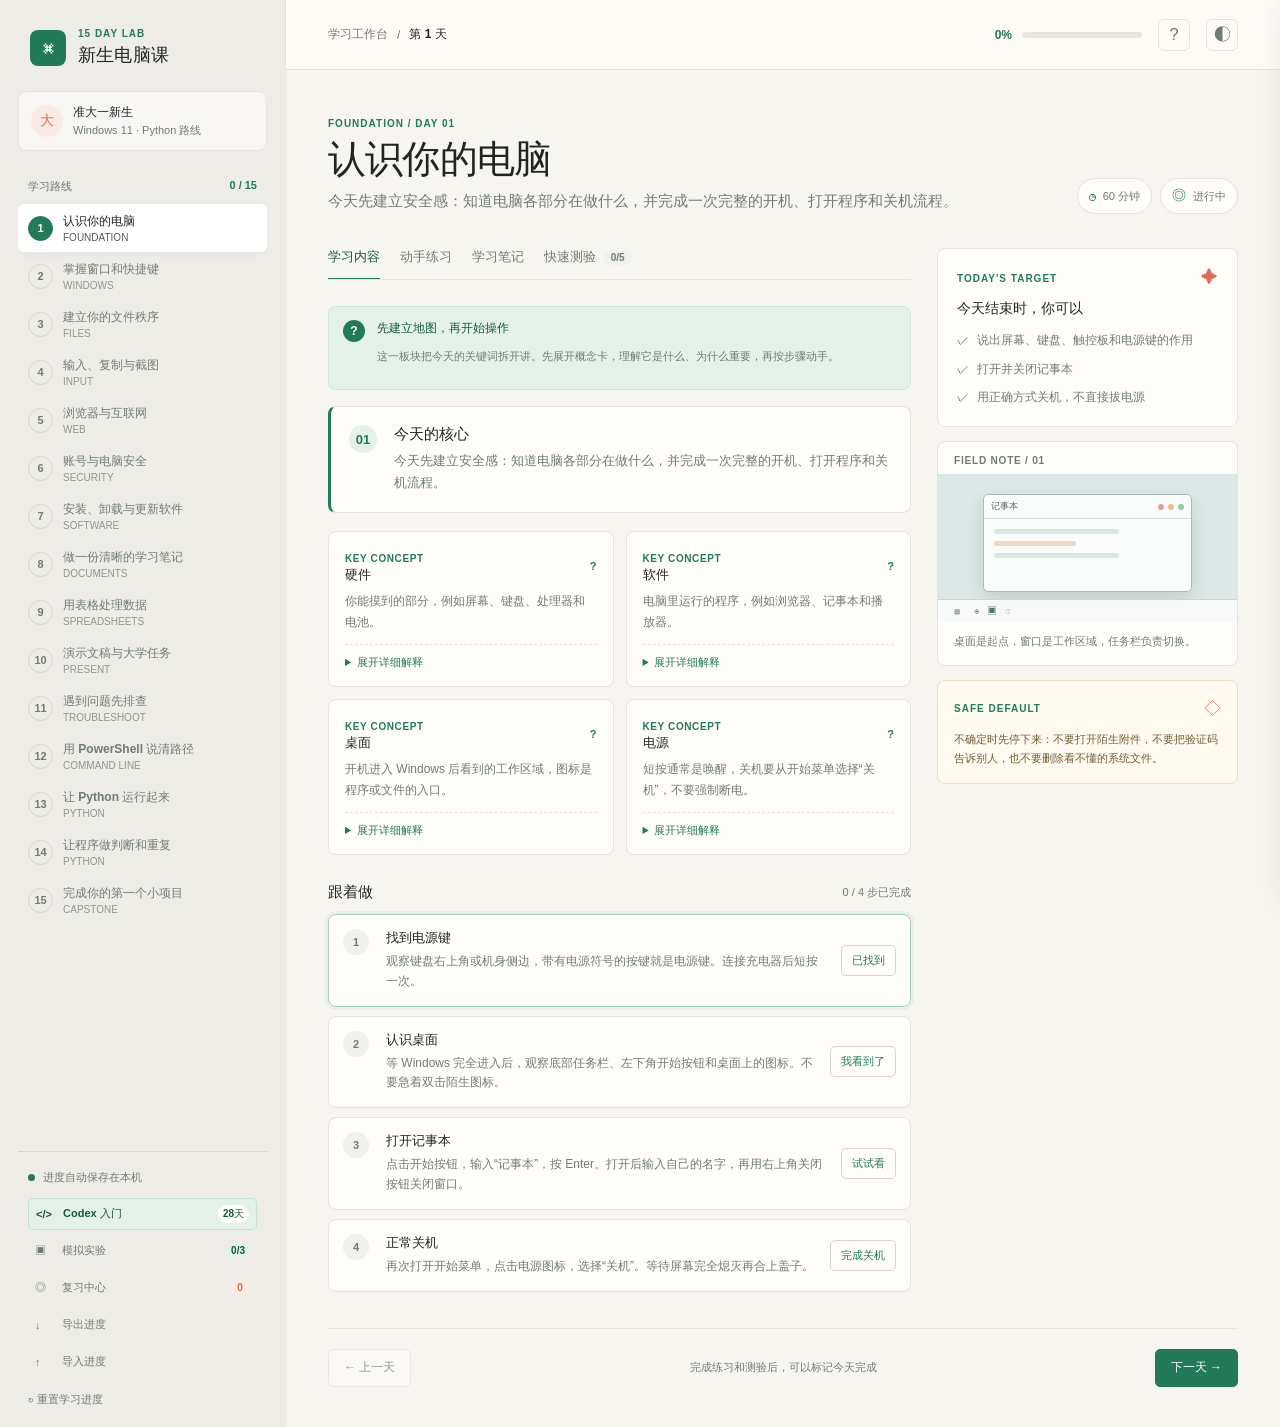
<file: index.html>
<!doctype html>
<html lang="zh-CN">
  <head>
    <meta charset="UTF-8" />
    <meta name="viewport" content="width=device-width, initial-scale=1.0" />
    <meta name="theme-color" content="#f6f4ef" />
    <title>新生电脑课 | 15 天入门</title>
    <link rel="stylesheet" href="styles.css?v=20261009-learning-v7" />
  </head>
  <body>
    <div class="app-shell">
      <aside class="sidebar" id="sidebar">
        <div class="brand-block">
          <div class="brand-mark" aria-hidden="true">⌘</div>
          <div>
            <p class="eyebrow">15 DAY LAB</p>
            <h1>新生电脑课</h1>
          </div>
        </div>

        <div class="profile-strip">
          <div class="avatar" aria-hidden="true">大</div>
          <div>
            <strong>准大一新生</strong>
            <span>Windows 11 · Python 路线</span>
          </div>
        </div>

        <nav class="day-nav" aria-label="15 天课程">
          <div class="nav-label"><span>学习路线</span><span id="sidebarProgress">0 / 15</span></div>
          <div id="lessonList"></div>
        </nav>

        <div class="sidebar-footer">
          <div class="mini-note"><span class="note-dot"></span><span>进度自动保存在本机</span></div>
          <div class="sidebar-tools">
            <a class="sidebar-tool codex-course-link" href="codex.html"><span aria-hidden="true">&lt;/&gt;</span><span>Codex 入门</span><span class="tool-count codex-count">28天</span></a>
            <button class="sidebar-tool" id="labCenterButton" type="button"><span aria-hidden="true">▣</span><span>模拟实验</span><span class="tool-count lab-count" id="labCount">0/3</span></button>
            <button class="sidebar-tool" id="reviewCenterButton" type="button"><span aria-hidden="true">◎</span><span>复习中心</span><span class="tool-count" id="reviewCount">0</span></button>
            <button class="sidebar-tool" id="exportProgress" type="button"><span aria-hidden="true">↓</span><span>导出进度</span></button>
            <button class="sidebar-tool" id="importProgress" type="button"><span aria-hidden="true">↑</span><span>导入进度</span></button>
            <input id="progressFile" type="file" accept="application/json,.json" hidden />
          </div>
          <button class="text-button" id="resetProgress" type="button">↻ 重置学习进度</button>
        </div>
      </aside>

      <main class="main-panel">
        <header class="topbar">
          <button class="icon-button menu-button" id="menuToggle" type="button" title="打开课程目录" aria-label="打开课程目录">☰</button>
          <div class="crumbs"><span>学习工作台</span><span aria-hidden="true">/</span><strong id="crumbDay">第 1 天</strong></div>
          <div class="topbar-actions">
            <div class="overall-progress" aria-label="总体进度"><span id="topProgressLabel">0%</span><div class="progress-track"><div id="topProgressBar"></div></div></div>
            <button class="icon-button" id="askButton" type="button" title="打开理解助手" aria-label="打开理解助手">?</button>
            <button class="icon-button" id="focusButton" type="button" title="进入专注模式" aria-label="进入专注模式">◐</button>
          </div>
        </header>

        <div class="content-wrap">
          <section class="hero-row">
            <div>
              <p class="eyebrow" id="lessonKicker">FOUNDATION / DAY 01</p>
              <h2 id="lessonTitle">认识你的电脑</h2>
              <p class="lead" id="lessonSummary"></p>
            </div>
            <div class="hero-meta">
              <div class="meta-chip"><span class="chip-icon">◷</span><span id="lessonDuration">60 分钟</span></div>
              <div class="meta-chip"><span class="chip-icon">◎</span><span id="lessonStatus">未开始</span></div>
            </div>
          </section>

          <div class="lesson-grid">
            <section class="lesson-main">
              <div class="tabs" role="tablist" aria-label="课程内容">
                <button class="tab active" role="tab" aria-selected="true" data-tab="learn" type="button">学习内容</button>
                <button class="tab" role="tab" aria-selected="false" data-tab="practice" type="button">动手练习</button>
                <button class="tab" role="tab" aria-selected="false" data-tab="notes" type="button">学习笔记</button>
                <button class="tab" role="tab" aria-selected="false" data-tab="quiz" type="button">快速测验 <span class="tab-badge" id="quizBadge">0/5</span></button>
              </div>
              <div id="tabContent"></div>
            </section>

            <aside class="lesson-aside">
              <div class="aside-card objective-card">
                <div class="aside-heading"><span class="section-kicker">TODAY'S TARGET</span><span class="target-icon">✦</span></div>
                <h3>今天结束时，你可以</h3>
                <ul id="goalList"></ul>
              </div>
              <div class="aside-card visual-card" id="visualCard"></div>
              <div class="aside-card safety-card">
                <div class="aside-heading"><span class="section-kicker">SAFE DEFAULT</span><span class="shield-icon">◇</span></div>
                <p>不确定时先停下来：不要打开陌生附件，不要把验证码告诉别人，也不要删除看不懂的系统文件。</p>
              </div>
            </aside>
          </div>

          <footer class="lesson-footer">
            <button class="secondary-button" id="prevDay" type="button">← 上一天</button>
            <div class="footer-hint" id="footerHint">完成练习和测验后，可以标记今天完成</div>
            <button class="primary-button" id="nextDay" type="button">下一天 →</button>
          </footer>
        </div>
      </main>
    </div>
    <button class="selection-ask" id="selectionAsk" type="button" hidden>?</button>
    <div class="ask-backdrop" id="askBackdrop" hidden></div>
    <aside class="ask-drawer" id="askDrawer" aria-hidden="true" aria-label="理解助手">
      <div class="ask-header">
        <div><p class="section-kicker">LEARNING SUPPORT</p><h2>理解助手</h2></div>
        <button class="icon-button" id="closeAsk" type="button" title="关闭理解助手" aria-label="关闭理解助手">×</button>
      </div>
      <p class="ask-intro">选中页面上的一段话，或直接问当前板块。我会先用简单的话解释，再给一个可操作的例子。</p>
      <div class="assistant-mode"><span></span>本地课程知识库 · 无需联网</div>
      <div class="selected-quote" id="selectedQuote"><span>当前板块</span><p id="selectedText">还没有选中文字</p></div>
      <div class="ask-suggestions" id="askSuggestions">
        <button type="button" data-suggest="用更简单的话解释">更简单地说</button>
        <button type="button" data-suggest="举一个生活中的例子">举个例子</button>
        <button type="button" data-suggest="我应该怎么操作">告诉我怎么做</button>
      </div>
      <label class="ask-label" for="askInput">我的问题</label>
      <textarea id="askInput" rows="3" placeholder="例如：域名和网址有什么区别？"></textarea>
      <button class="primary-button ask-submit" id="askSubmit" type="button">获得解释 →</button>
      <div class="ask-answer" id="askAnswer" hidden></div>
      <div class="ask-history" id="askHistory"></div>
    </aside>
    <div class="review-backdrop" id="reviewBackdrop" hidden></div>
    <section class="review-modal" id="reviewModal" aria-hidden="true" aria-label="复习中心">
      <div class="review-header">
        <div><p class="section-kicker">REVIEW CENTER</p><h2>复习中心</h2><p>集中处理错题和需要加强的课程。</p></div>
        <button class="icon-button" id="closeReview" type="button" title="关闭复习中心" aria-label="关闭复习中心">×</button>
      </div>
      <div class="review-stats" id="reviewStats"></div>
      <div class="review-content" id="reviewContent"></div>
    </section>
    <div class="review-backdrop" id="labBackdrop" hidden></div>
    <section class="review-modal lab-modal" id="labModal" aria-hidden="true" aria-label="模拟实验">
      <div class="review-header">
        <div><p class="section-kicker">SAFE PRACTICE LAB</p><h2>模拟实验</h2><p>这里的文件、网址和命令都是模拟内容，不会修改真实电脑。</p></div>
        <button class="icon-button" id="closeLab" type="button" title="关闭模拟实验" aria-label="关闭模拟实验">×</button>
      </div>
      <div id="labContent"></div>
    </section>
    <div class="toast" id="toast" role="status" aria-live="polite"></div>
    <script src="question_bank.js?v=20261009-learning-v7"></script>
    <script src="app.js?v=20261009-learning-v7"></script>
  </body>
</html>
</file>
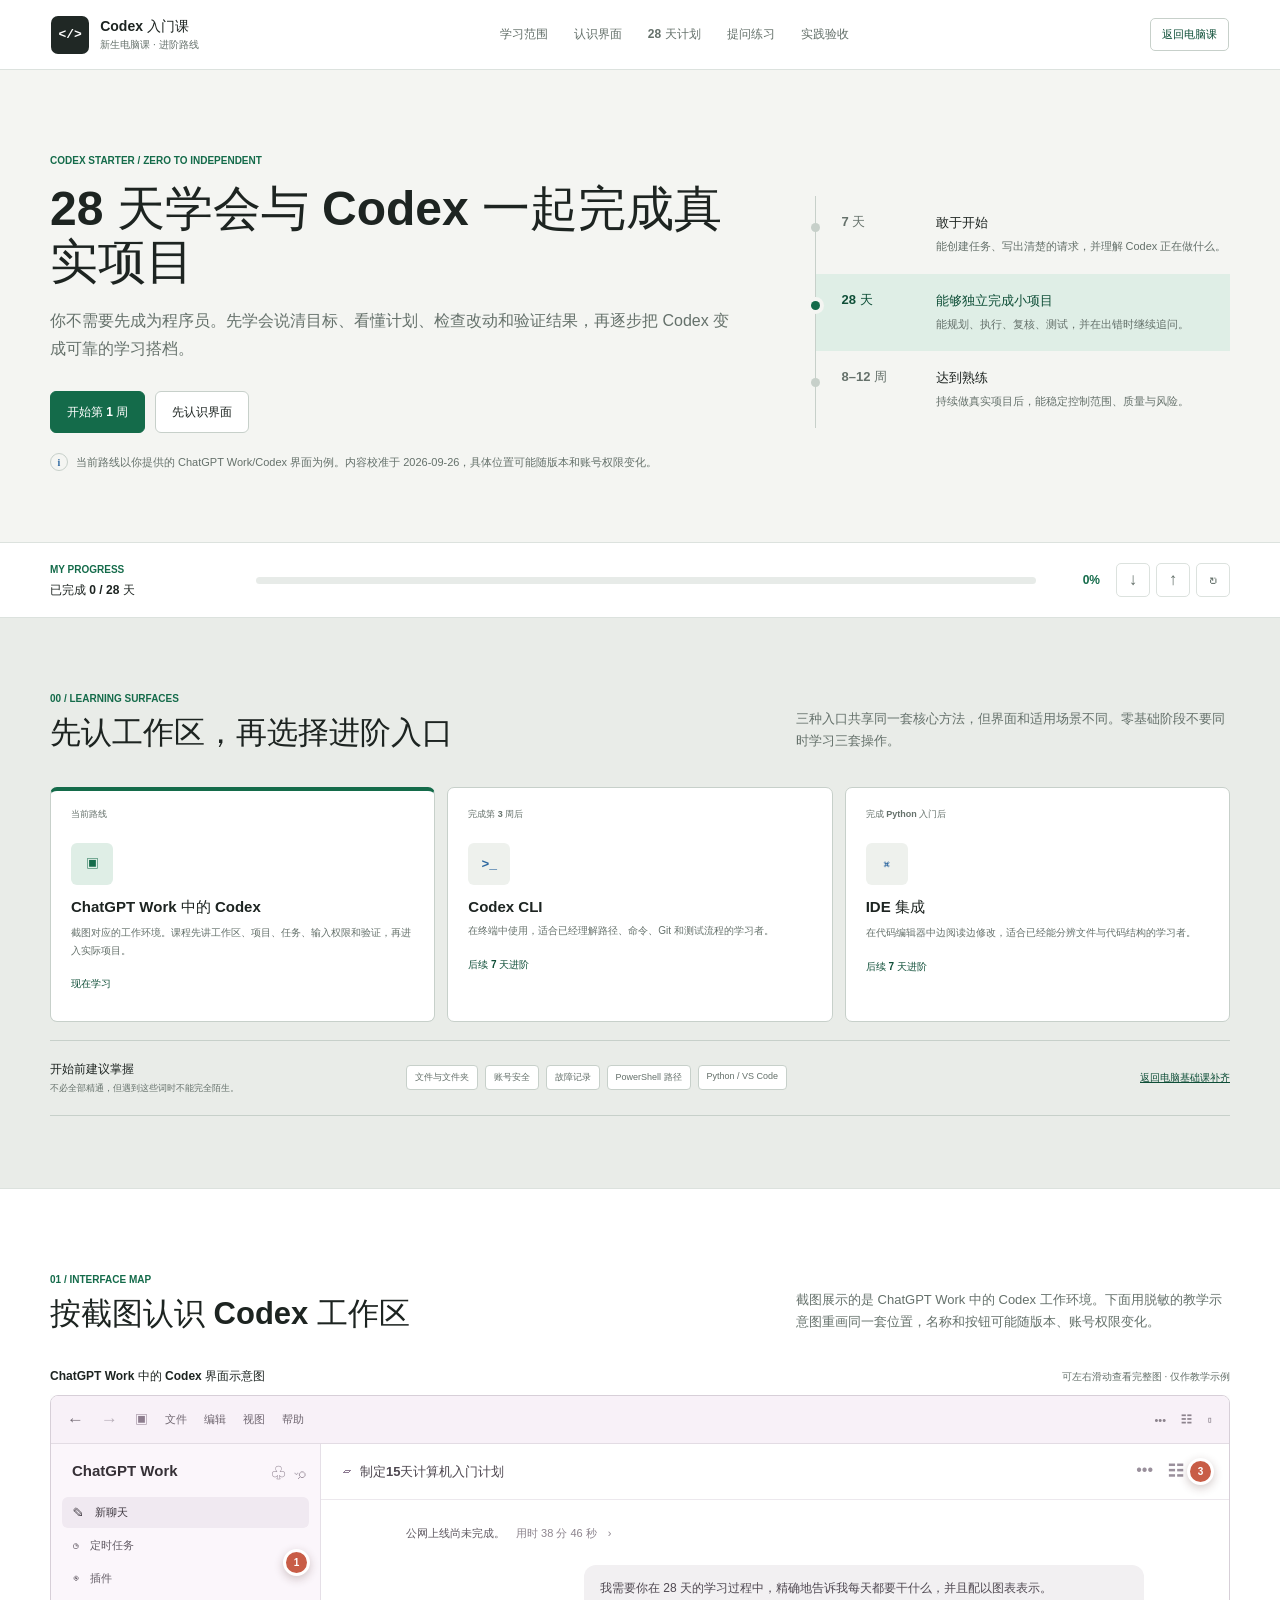
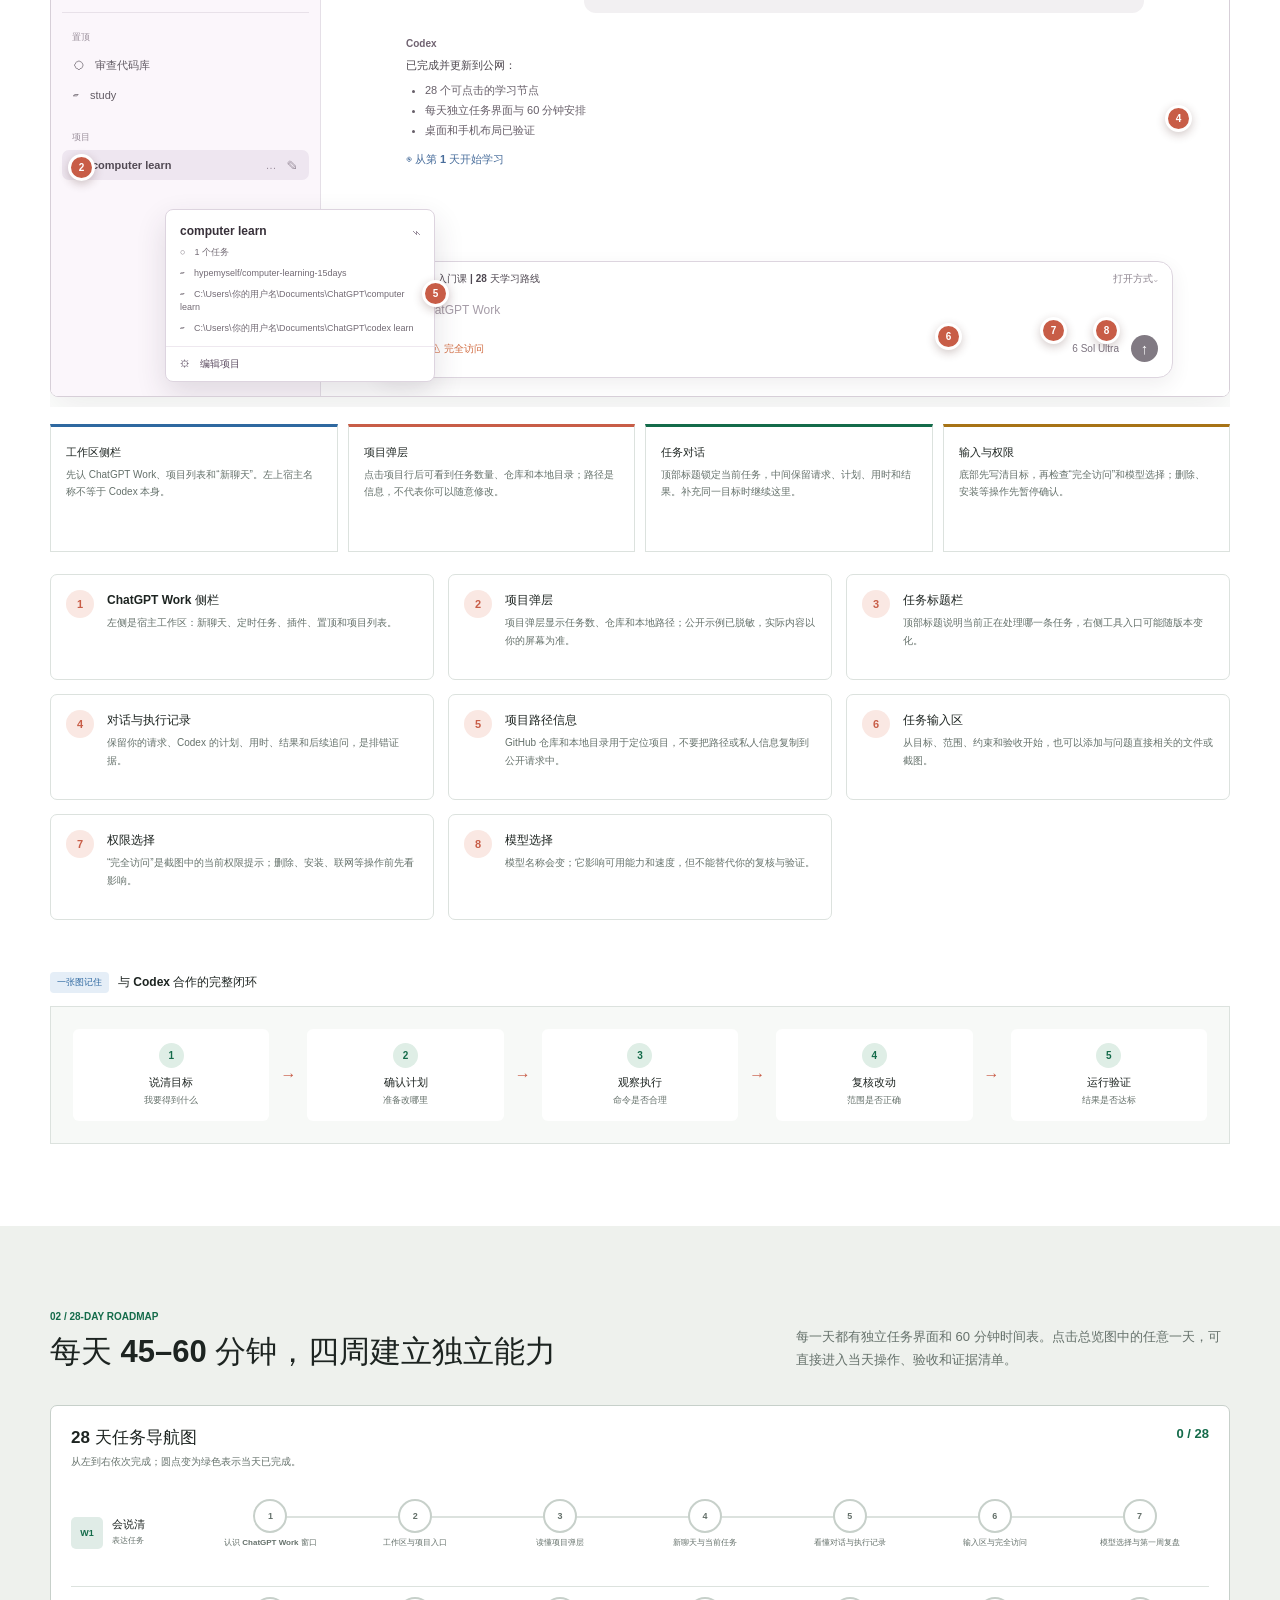
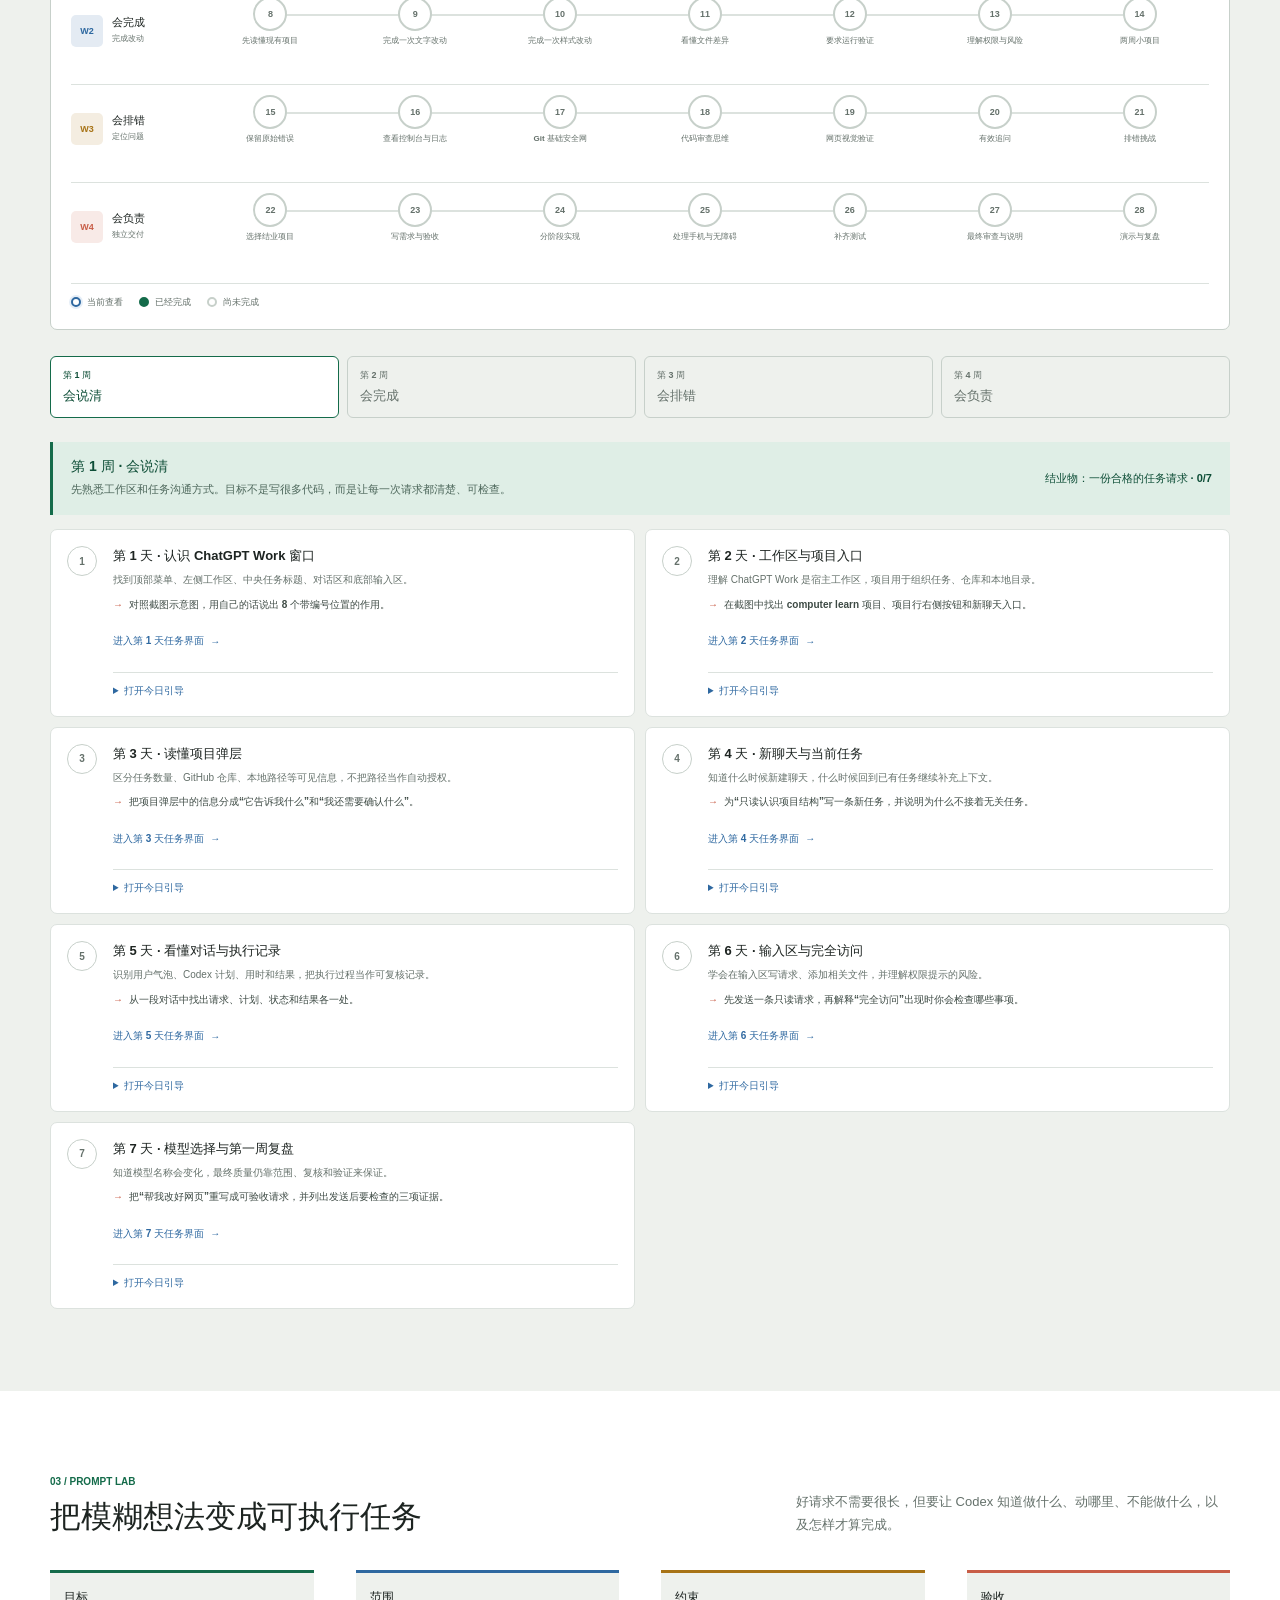
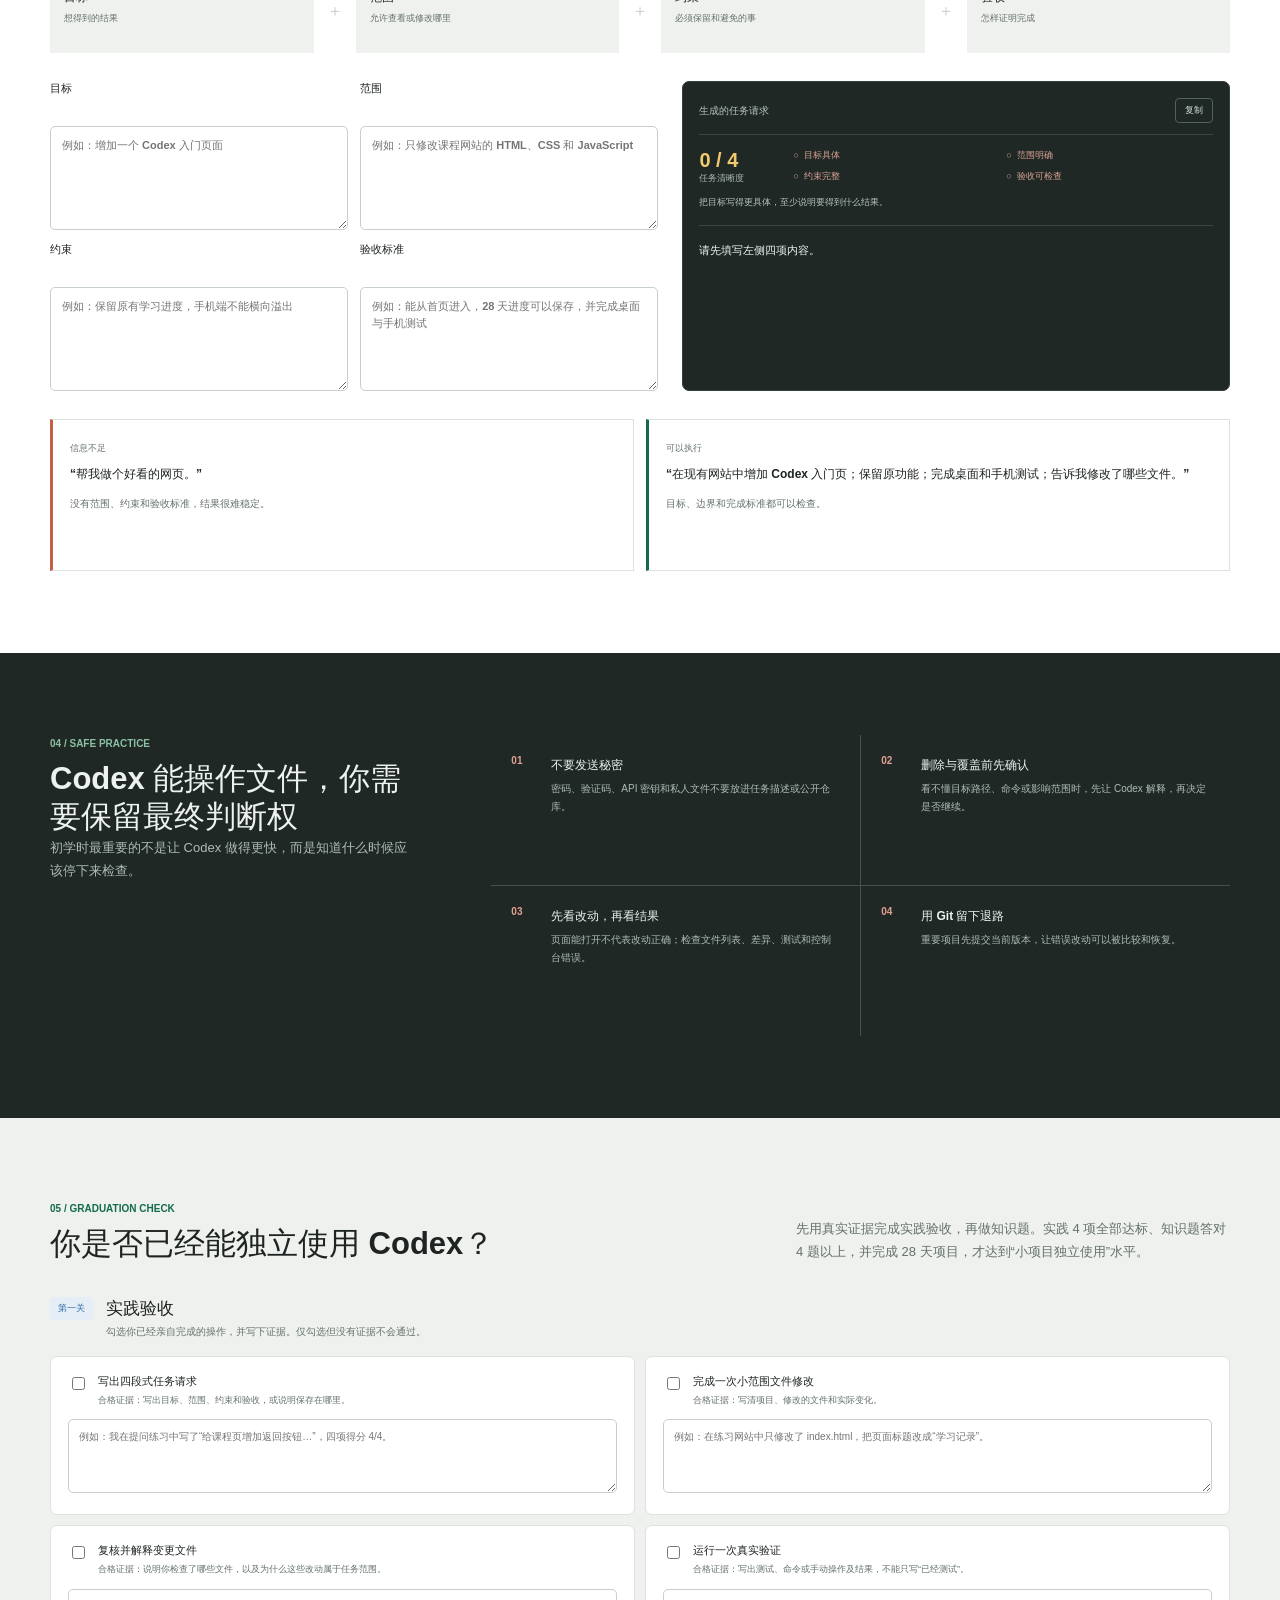
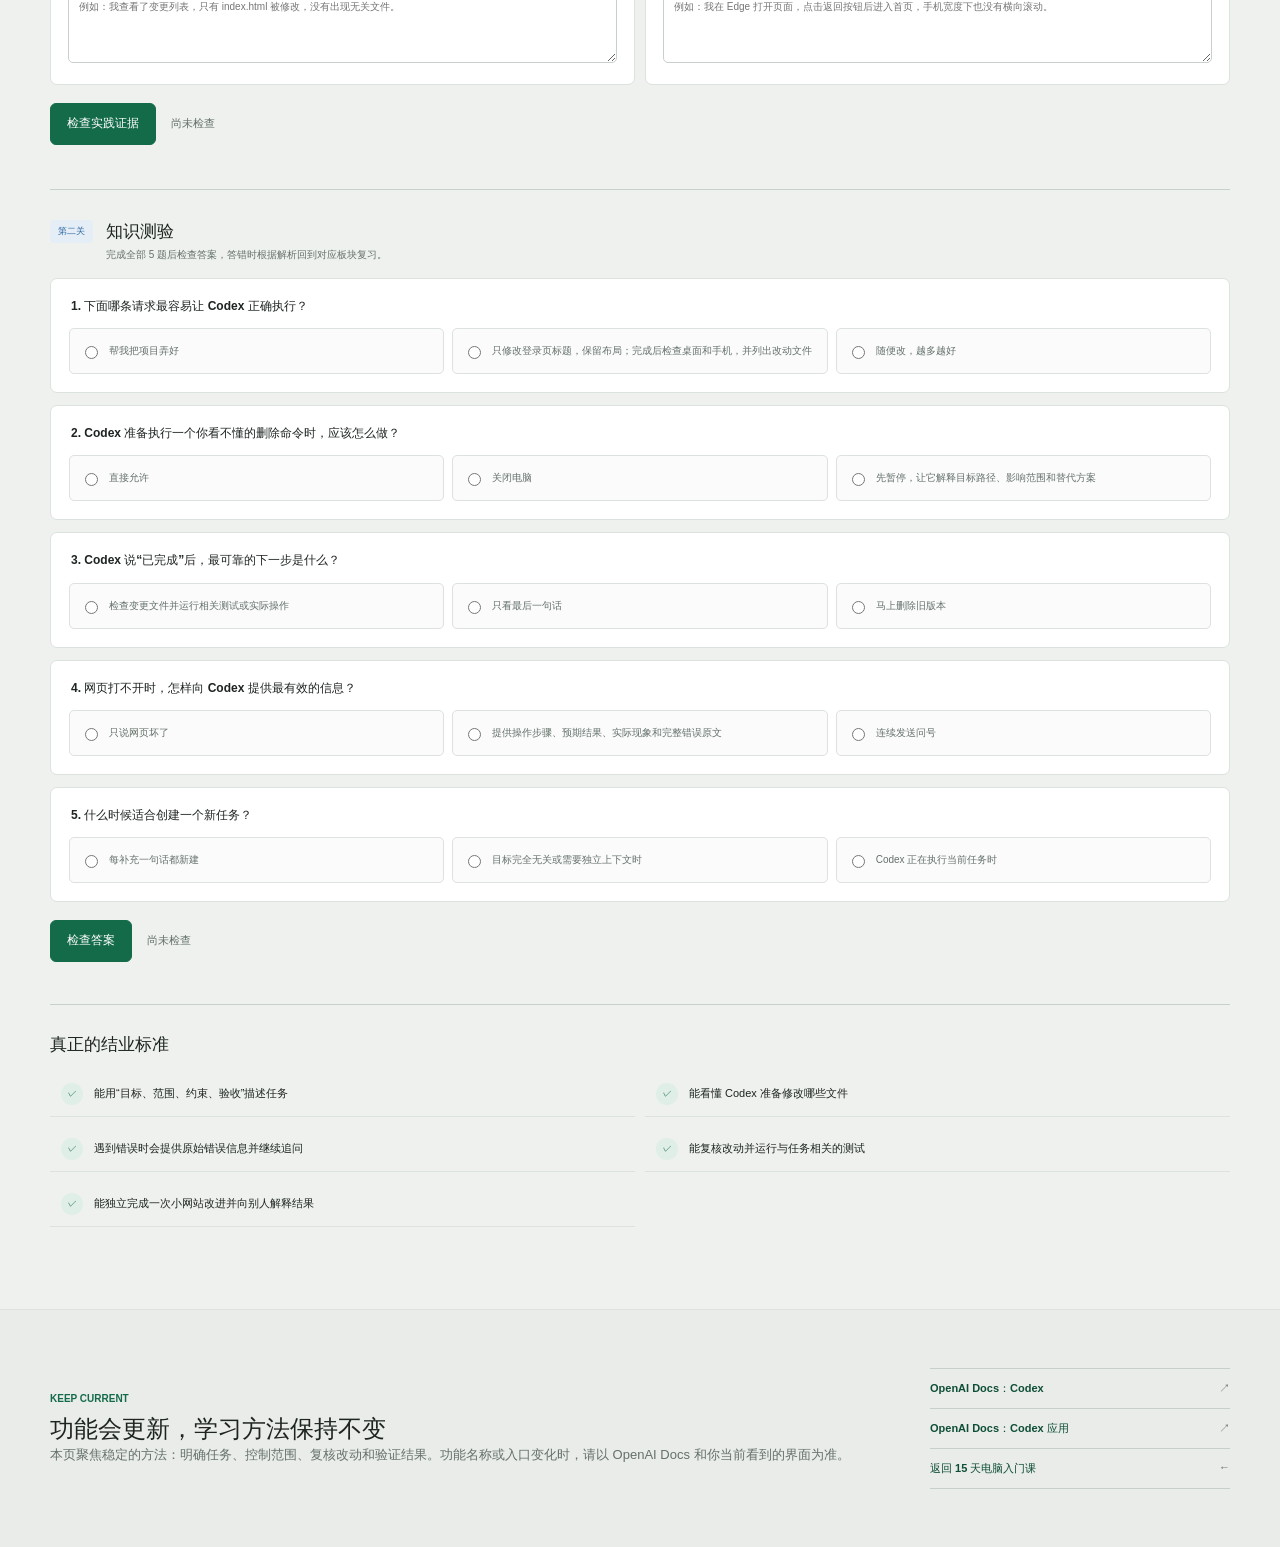
<file: codex.html>
<!doctype html>
<html lang="zh-CN">
  <head>
    <meta charset="UTF-8" />
    <meta name="viewport" content="width=device-width, initial-scale=1.0" />
    <meta name="theme-color" content="#f4f5f2" />
    <meta name="description" content="面向电脑零基础大学新生的 28 天 Codex 入门课程。" />
    <title>Codex 入门课 | 28 天学习路线</title>
    <link rel="stylesheet" href="codex.css?v=20260926-codex-v4" />
  </head>
  <body>
    <a class="skip-link" href="#mainContent">跳到主要内容</a>

    <header class="site-header">
      <a class="course-brand" href="index.html" aria-label="返回新生电脑课">
        <span class="brand-symbol" aria-hidden="true">&lt;/&gt;</span>
        <span><strong>Codex 入门课</strong><small>新生电脑课 · 进阶路线</small></span>
      </a>
      <nav class="header-nav" aria-label="Codex 课程导航">
        <a href="#scope">学习范围</a>
        <a href="#interface">认识界面</a>
        <a href="#roadmap">28 天计划</a>
        <a href="#prompt-lab">提问练习</a>
        <a href="#graduation">实践验收</a>
      </nav>
      <a class="back-course" href="index.html">返回电脑课</a>
    </header>

    <main id="mainContent">
      <section class="hero-band" aria-labelledby="pageTitle">
        <div class="section-inner hero-layout">
          <div class="hero-copy">
            <p class="eyebrow">CODEX STARTER / ZERO TO INDEPENDENT</p>
            <h1 id="pageTitle">28 天学会与 Codex 一起完成真实项目</h1>
            <p class="hero-lead">你不需要先成为程序员。先学会说清目标、看懂计划、检查改动和验证结果，再逐步把 Codex 变成可靠的学习搭档。</p>
            <div class="hero-actions">
              <a class="primary-action" href="#roadmap">开始第 1 周</a>
              <a class="secondary-action" href="#interface">先认识界面</a>
            </div>
            <p class="version-note"><span aria-hidden="true">i</span> 当前路线以你提供的 ChatGPT Work/Codex 界面为例。内容校准于 2026-09-26，具体位置可能随版本和账号权限变化。</p>
          </div>

          <div class="mastery-scale" aria-label="Codex 学习所需时间">
            <div class="mastery-step">
              <span>7 天</span>
              <div><strong>敢于开始</strong><p>能创建任务、写出清楚的请求，并理解 Codex 正在做什么。</p></div>
            </div>
            <div class="mastery-step featured">
              <span>28 天</span>
              <div><strong>能够独立完成小项目</strong><p>能规划、执行、复核、测试，并在出错时继续追问。</p></div>
            </div>
            <div class="mastery-step">
              <span>8–12 周</span>
              <div><strong>达到熟练</strong><p>持续做真实项目后，能稳定控制范围、质量与风险。</p></div>
            </div>
          </div>
        </div>
      </section>

      <section class="progress-band" aria-label="我的 Codex 学习进度">
        <div class="section-inner progress-layout">
          <div>
            <p class="section-label">MY PROGRESS</p>
            <strong id="progressText">已完成 0 / 28 天</strong>
          </div>
          <div class="course-progress" aria-hidden="true"><span id="progressBar"></span></div>
          <span class="progress-percent" id="progressPercent">0%</span>
          <div class="progress-tools">
            <button class="icon-command" id="exportCodexProgress" type="button" title="导出 Codex 学习进度" aria-label="导出 Codex 学习进度">↓</button>
            <button class="icon-command" id="importCodexProgress" type="button" title="导入 Codex 学习进度" aria-label="导入 Codex 学习进度">↑</button>
            <button class="icon-command" id="resetProgress" type="button" title="重置 Codex 学习进度" aria-label="重置 Codex 学习进度">↻</button>
            <input id="codexProgressFile" type="file" accept="application/json,.json" hidden />
          </div>
        </div>
      </section>

      <section class="scope-band" id="scope" aria-labelledby="scopeTitle">
        <div class="section-inner">
          <div class="section-heading">
            <div><p class="section-label">00 / LEARNING SURFACES</p><h2 id="scopeTitle">先认工作区，再选择进阶入口</h2></div>
            <p>三种入口共享同一套核心方法，但界面和适用场景不同。零基础阶段不要同时学习三套操作。</p>
          </div>
          <div class="surface-grid">
            <article class="surface-item current"><span>当前路线</span><div class="surface-mark" aria-hidden="true">▣</div><h3>ChatGPT Work 中的 Codex</h3><p>截图对应的工作环境。课程先讲工作区、项目、任务、输入权限和验证，再进入实际项目。</p><strong>现在学习</strong></article>
            <article class="surface-item"><span>完成第 3 周后</span><div class="surface-mark" aria-hidden="true">&gt;_</div><h3>Codex CLI</h3><p>在终端中使用，适合已经理解路径、命令、Git 和测试流程的学习者。</p><strong>后续 7 天进阶</strong></article>
            <article class="surface-item"><span>完成 Python 入门后</span><div class="surface-mark" aria-hidden="true">⌘</div><h3>IDE 集成</h3><p>在代码编辑器中边阅读边修改，适合已经能分辨文件与代码结构的学习者。</p><strong>后续 7 天进阶</strong></article>
          </div>
          <div class="prerequisite-strip">
            <div><strong>开始前建议掌握</strong><p>不必全部精通，但遇到这些词时不能完全陌生。</p></div>
            <ul><li>文件与文件夹</li><li>账号安全</li><li>故障记录</li><li>PowerShell 路径</li><li>Python / VS Code</li></ul>
            <a href="index.html">返回电脑基础课补齐</a>
          </div>
        </div>
      </section>

      <section class="content-band" id="interface" aria-labelledby="interfaceTitle">
        <div class="section-inner">
          <div class="section-heading">
            <div><p class="section-label">01 / INTERFACE MAP</p><h2 id="interfaceTitle">按截图认识 Codex 工作区</h2></div>
            <p>截图展示的是 ChatGPT Work 中的 Codex 工作环境。下面用脱敏的教学示意图重画同一套位置，名称和按钮可能随版本、账号权限变化。</p>
          </div>

          <figure class="interface-figure">
            <div class="figure-caption-row"><figcaption>ChatGPT Work 中的 Codex 界面示意图</figcaption><span>可左右滑动查看完整图 · 仅作教学示例</span></div>
            <div class="interface-scroll">
              <div class="codex-window work-ui-window" role="img" aria-label="ChatGPT Work 中的 Codex 工作区示意图，标注工作区侧栏、项目弹层、任务标题、对话记录、输入框、完全访问权限和模型选择">
                <div class="work-topbar">
                  <div class="work-top-left"><span class="work-arrow">←</span><span class="work-arrow muted">→</span><span class="work-layout-icon">▣</span><span>文件</span><span>编辑</span><span>视图</span><span>帮助</span></div>
                  <div class="work-top-actions"><span>•••</span><span>☷</span><span>▯</span></div>
                </div>
                <div class="work-layout">
                  <aside class="work-sidebar">
                    <div class="work-brand"><strong>ChatGPT Work</strong><span>⌄</span></div>
                    <div class="work-sidebar-tools"><span>♧</span><span>⌕</span></div>
                    <nav class="work-nav" aria-label="工作区导航"><span>✎　新聊天</span><span>◷　定时任务</span><span>◉　插件</span></nav>
                    <div class="work-section-label">置顶</div>
                    <div class="work-nav-item">◯　审查代码库</div>
                    <div class="work-nav-item">▱　study</div>
                    <div class="work-section-label project-label">项目</div>
                    <div class="work-project-row active"><span>▱</span><strong>computer learn</strong><span>…</span><span>✎</span></div>
                    <div class="work-project-popover">
                      <strong>computer learn</strong><span>⌁</span>
                      <small>○　1 个任务</small>
                      <small>▱　hypemyself/computer-learning-15days</small>
                      <small>▱　C:\Users\你的用户名\Documents\ChatGPT\computer learn</small>
                      <small>▱　C:\Users\你的用户名\Documents\ChatGPT\codex learn</small>
                      <b class="map-pin pin-5">5</b>
                      <b>⚙　编辑项目</b>
                    </div>
                    <b class="map-pin pin-1">1</b>
                    <b class="map-pin pin-2">2</b>
                  </aside>
                  <main class="work-main">
                    <header class="work-main-header"><div><span>▱</span><strong>制定15天计算机入门计划</strong></div><div><span>•••</span><span>☷</span><span>▯</span></div><b class="map-pin pin-3">3</b></header>
                    <div class="work-thread">
                      <div class="work-thread-status">公网上线尚未完成。　<span>用时 38 分 46 秒　›</span></div>
                      <div class="user-message">我需要你在 28 天的学习过程中，精确地告诉我每天都要干什么，并且配以图表表示。</div>
                      <div class="assistant-message"><span>Codex</span><p>已完成并更新到公网：</p><ul><li>28 个可点击的学习节点</li><li>每天独立任务界面与 60 分钟安排</li><li>桌面和手机布局已验证</li></ul></div>
                      <div class="work-result-link">◉ 从第 1 天开始学习</div>
                      <b class="map-pin pin-4">4</b>
                    </div>
                    <div class="work-composer">
                      <div class="work-context-chip"><span>◉</span><strong>Codex 入门课 | 28 天学习路线</strong><span>打开方式⌄</span></div>
                      <div class="work-input-placeholder">使用 ChatGPT Work</div>
                      <div class="work-composer-footer"><button type="button" aria-label="添加文件或图片">＋</button><span class="work-permission">⚠ 完全访问</span><span class="work-model">6 Sol Ultra</span><button class="work-send" type="button" aria-label="发送任务">↑</button></div>
                      <b class="map-pin pin-6">6</b>
                      <b class="map-pin pin-7">7</b>
                      <b class="map-pin pin-8">8</b>
                    </div>
                  </main>
                </div>
              </div>
            </div>
          </figure>

          <div class="interface-reference-grid" aria-label="截图位置与课程动作对照">
            <article><strong>工作区侧栏</strong><p>先认 ChatGPT Work、项目列表和“新聊天”。左上宿主名称不等于 Codex 本身。</p></article>
            <article><strong>项目弹层</strong><p>点击项目行后可看到任务数量、仓库和本地目录；路径是信息，不代表你可以随意修改。</p></article>
            <article><strong>任务对话</strong><p>顶部标题锁定当前任务，中间保留请求、计划、用时和结果。补充同一目标时继续这里。</p></article>
            <article><strong>输入与权限</strong><p>底部先写清目标，再检查“完全访问”和模型选择；删除、安装等操作先暂停确认。</p></article>
          </div>

          <div class="mobile-interface-story" aria-label="Codex 工作区六个主要区域的手机图解">
            <article>
              <div class="mobile-visual visual-projects" aria-hidden="true"><span>＋ 新任务</span><strong>computer-learning</strong><i>增加学习页面</i><i>检查手机布局</i></div>
              <div><span>01</span><h3>工作区与项目</h3><p>截图中的 ChatGPT Work 是宿主工作区；项目行用于组织任务、仓库和本地目录。</p></div>
            </article>
            <article>
              <div class="mobile-visual visual-chat" aria-hidden="true"><span>你：增加一个练习区</span><strong>Codex：我先检查现有结构…</strong></div>
              <div><span>02</span><h3>项目弹层</h3><p>点击项目名称可查看任务数、仓库与路径。先辨认信息，再决定是否需要编辑项目。</p></div>
            </article>
            <article>
              <div class="mobile-visual visual-activity" aria-hidden="true"><span>✓ 已读取项目文件</span><span>→ 正在修改页面</span><span>○ 等待运行测试</span></div>
              <div><span>03</span><h3>任务对话</h3><p>顶部任务标题和对话记录帮助你保持上下文；用时和状态可以帮助复盘过程。</p></div>
            </article>
            <article>
              <div class="mobile-visual visual-input" aria-hidden="true"><span>描述你希望完成的任务…</span><i>＋</i><b>发送 ↑</b></div>
              <div><span>04</span><h3>输入区</h3><p>在底部输入目标，可添加相关截图或文件；先从只读请求开始。</p></div>
            </article>
            <article>
              <div class="mobile-visual visual-tabs" aria-hidden="true"><strong>文件</strong><span>终端</span><span>审查</span><i>M codex.html</i><i>M codex.js</i></div>
              <div><span>05</span><h3>权限提示</h3><p>“完全访问”表示可执行的范围较大。看不懂影响时先让 Codex 解释，不要急着批准。</p></div>
            </article>
            <article>
              <div class="mobile-visual visual-results" aria-hidden="true"><strong>✓ 页面可以打开</strong><strong>✓ 手机布局通过</strong><span>0 个控制台错误</span></div>
              <div><span>06</span><h3>模型与验证</h3><p>“6 Sol Ultra”只是截图当时的模型名称；最终仍要检查变更、测试和实际页面。</p></div>
            </article>
          </div>

          <ol class="map-legend">
            <li><span>1</span><div><strong>ChatGPT Work 侧栏</strong><p>左侧是宿主工作区：新聊天、定时任务、插件、置顶和项目列表。</p></div></li>
            <li><span>2</span><div><strong>项目弹层</strong><p>项目弹层显示任务数、仓库和本地路径；公开示例已脱敏，实际内容以你的屏幕为准。</p></div></li>
            <li><span>3</span><div><strong>任务标题栏</strong><p>顶部标题说明当前正在处理哪一条任务，右侧工具入口可能随版本变化。</p></div></li>
            <li><span>4</span><div><strong>对话与执行记录</strong><p>保留你的请求、Codex 的计划、用时、结果和后续追问，是排错证据。</p></div></li>
            <li><span>5</span><div><strong>项目路径信息</strong><p>GitHub 仓库和本地目录用于定位项目，不要把路径或私人信息复制到公开请求中。</p></div></li>
            <li><span>6</span><div><strong>任务输入区</strong><p>从目标、范围、约束和验收开始，也可以添加与问题直接相关的文件或截图。</p></div></li>
            <li><span>7</span><div><strong>权限选择</strong><p>“完全访问”是截图中的当前权限提示；删除、安装、联网等操作前先看影响。</p></div></li>
            <li><span>8</span><div><strong>模型选择</strong><p>模型名称会变；它影响可用能力和速度，但不能替代你的复核与验证。</p></div></li>
          </ol>

          <figure class="workflow-figure">
            <figcaption><span>一张图记住</span> 与 Codex 合作的完整闭环</figcaption>
            <div class="workflow-track" role="img" aria-label="目标、计划、执行、复核、验证五步工作流">
              <div><span>1</span><strong>说清目标</strong><small>我要得到什么</small></div>
              <i aria-hidden="true">→</i>
              <div><span>2</span><strong>确认计划</strong><small>准备改哪里</small></div>
              <i aria-hidden="true">→</i>
              <div><span>3</span><strong>观察执行</strong><small>命令是否合理</small></div>
              <i aria-hidden="true">→</i>
              <div><span>4</span><strong>复核改动</strong><small>范围是否正确</small></div>
              <i aria-hidden="true">→</i>
              <div><span>5</span><strong>运行验证</strong><small>结果是否达标</small></div>
            </div>
          </figure>
        </div>
      </section>

      <section class="content-band tinted" id="roadmap" aria-labelledby="roadmapTitle">
        <div class="section-inner">
          <div class="section-heading">
            <div><p class="section-label">02 / 28-DAY ROADMAP</p><h2 id="roadmapTitle">每天 45–60 分钟，四周建立独立能力</h2></div>
            <p>每一天都有独立任务界面和 60 分钟时间表。点击总览图中的任意一天，可直接进入当天操作、验收和证据清单。</p>
          </div>

          <div class="roadmap-overview" aria-labelledby="roadmapMapTitle">
            <div class="overview-heading"><div><h3 id="roadmapMapTitle">28 天任务导航图</h3><p>从左到右依次完成；圆点变为绿色表示当天已完成。</p></div><span id="roadmapMapStatus">0 / 28</span></div>
            <div class="roadmap-map" id="roadmapMap"></div>
            <div class="roadmap-key" aria-label="路线图图例"><span><i class="key-current"></i>当前查看</span><span><i class="key-done"></i>已经完成</span><span><i></i>尚未完成</span></div>
          </div>

          <div class="week-switcher" role="tablist" aria-label="选择学习周">
            <button class="week-tab active" type="button" role="tab" aria-selected="true" data-week="0"><span>第 1 周</span><strong>会说清</strong></button>
            <button class="week-tab" type="button" role="tab" aria-selected="false" data-week="1"><span>第 2 周</span><strong>会完成</strong></button>
            <button class="week-tab" type="button" role="tab" aria-selected="false" data-week="2"><span>第 3 周</span><strong>会排错</strong></button>
            <button class="week-tab" type="button" role="tab" aria-selected="false" data-week="3"><span>第 4 周</span><strong>会负责</strong></button>
          </div>
          <div class="week-summary" id="weekSummary" aria-live="polite"></div>
          <div class="day-grid" id="dayGrid"></div>

          <section class="day-workspace" id="dayWorkspace" aria-labelledby="dayWorkspaceTitle" hidden>
            <header class="day-workspace-header">
              <div><p class="section-label" id="dayWorkspacePhase">DAY TASK</p><h3 id="dayWorkspaceTitle">当天任务</h3><p id="dayWorkspaceLead"></p></div>
              <div class="day-navigation" aria-label="切换每日任务"><a id="previousDay" href="#roadmap" aria-label="上一天">←</a><span id="dayPosition">1 / 28</span><a id="nextDay" href="#day-2" aria-label="下一天">→</a></div>
            </header>

            <div class="time-allocation" aria-labelledby="timeAllocationTitle">
              <div class="time-allocation-heading"><h4 id="timeAllocationTitle">今天的 60 分钟怎样分配</h4><span>总计 60 分钟</span></div>
              <div class="time-chart" role="img" aria-label="60 分钟时间分配图：理解 10 分钟，跟做 20 分钟，独立任务 15 分钟，验收 10 分钟，记录 5 分钟">
                <div class="time-understand" style="--share:16.667%"><strong>理解</strong><span>10 分钟</span></div>
                <div class="time-follow" style="--share:33.333%"><strong>跟做</strong><span>20 分钟</span></div>
                <div class="time-independent" style="--share:25%"><strong>独立任务</strong><span>15 分钟</span></div>
                <div class="time-verify" style="--share:16.667%"><strong>验收</strong><span>10 分钟</span></div>
                <div class="time-record" style="--share:8.333%"><strong>记录</strong><span>5 分钟</span></div>
              </div>
            </div>

            <div class="day-workspace-layout">
              <div class="daily-agenda">
                <h4>按时间执行</h4>
                <ol id="dailyAgenda"></ol>
              </div>
              <aside class="daily-side">
                <section><h4>今天先懂</h4><p id="activeDayConcept"></p></section>
                <section><h4>你要提交的证据</h4><ul id="activeDayEvidence"></ul></section>
                <section class="day-expected"><h4>完成标准</h4><p id="activeDayExpected"></p></section>
                <section class="day-help"><h4>卡住时怎么办</h4><p id="activeDayHelp"></p></section>
              </aside>
            </div>

            <div class="day-start-prompt">
              <div><h4>把今天的任务交给 Codex 逐步带你做</h4><p>复制后粘贴到 Codex 输入区。它会一次只给你一个步骤。</p></div>
              <pre id="activeDayPrompt"></pre>
              <div class="day-workspace-actions">
                <button class="secondary-action" id="copyDayPrompt" type="button">复制今日请求</button>
                <label class="task-complete"><input id="activeDayComplete" type="checkbox" /><span>我已达到完成标准</span></label>
              </div>
              <p id="dayPromptStatus" role="status" aria-live="polite"></p>
            </div>
          </section>
          <noscript><p class="noscript-note">请启用 JavaScript，以使用每日勾选和进度保存功能。</p></noscript>
        </div>
      </section>

      <section class="content-band" id="prompt-lab" aria-labelledby="promptTitle">
        <div class="section-inner">
          <div class="section-heading">
            <div><p class="section-label">03 / PROMPT LAB</p><h2 id="promptTitle">把模糊想法变成可执行任务</h2></div>
            <p>好请求不需要很长，但要让 Codex 知道做什么、动哪里、不能做什么，以及怎样才算完成。</p>
          </div>

          <div class="prompt-formula" aria-label="Codex 提问公式">
            <div><span>目标</span><p>想得到的结果</p></div><b>＋</b>
            <div><span>范围</span><p>允许查看或修改哪里</p></div><b>＋</b>
            <div><span>约束</span><p>必须保留和避免的事</p></div><b>＋</b>
            <div><span>验收</span><p>怎样证明完成</p></div>
          </div>

          <div class="prompt-lab-layout">
            <form class="prompt-fields" id="promptForm">
              <label><span>目标</span><textarea id="goalInput" rows="2" placeholder="例如：增加一个 Codex 入门页面"></textarea></label>
              <label><span>范围</span><textarea id="scopeInput" rows="2" placeholder="例如：只修改课程网站的 HTML、CSS 和 JavaScript"></textarea></label>
              <label><span>约束</span><textarea id="constraintInput" rows="2" placeholder="例如：保留原有学习进度，手机端不能横向溢出"></textarea></label>
              <label><span>验收标准</span><textarea id="acceptanceInput" rows="2" placeholder="例如：能从首页进入，28 天进度可以保存，并完成桌面与手机测试"></textarea></label>
            </form>
            <div class="prompt-preview">
              <div class="preview-heading"><span>生成的任务请求</span><button id="copyPrompt" type="button">复制</button></div>
              <div class="prompt-quality" aria-live="polite">
                <div><strong id="promptScore">0 / 4</strong><span>任务清晰度</span></div>
                <ul>
                  <li id="qualityGoal">目标具体</li>
                  <li id="qualityScope">范围明确</li>
                  <li id="qualityConstraint">约束完整</li>
                  <li id="qualityAcceptance">验收可检查</li>
                </ul>
                <p id="promptFeedback">先填写四项内容，系统会告诉你还缺什么。</p>
              </div>
              <pre id="promptOutput">请先填写左侧四项内容。</pre>
              <p id="copyStatus" role="status" aria-live="polite"></p>
            </div>
          </div>

          <div class="prompt-compare">
            <div class="weak-prompt"><span>信息不足</span><blockquote>“帮我做个好看的网页。”</blockquote><p>没有范围、约束和验收标准，结果很难稳定。</p></div>
            <div class="strong-prompt"><span>可以执行</span><blockquote>“在现有网站中增加 Codex 入门页；保留原功能；完成桌面和手机测试；告诉我修改了哪些文件。”</blockquote><p>目标、边界和完成标准都可以检查。</p></div>
          </div>
        </div>
      </section>

      <section class="content-band safety-band" id="safety" aria-labelledby="safetyTitle">
        <div class="section-inner safety-layout">
          <div>
            <p class="section-label">04 / SAFE PRACTICE</p>
            <h2 id="safetyTitle">Codex 能操作文件，你需要保留最终判断权</h2>
            <p>初学时最重要的不是让 Codex 做得更快，而是知道什么时候应该停下来检查。</p>
          </div>
          <div class="safety-list">
            <article><span>01</span><div><strong>不要发送秘密</strong><p>密码、验证码、API 密钥和私人文件不要放进任务描述或公开仓库。</p></div></article>
            <article><span>02</span><div><strong>删除与覆盖前先确认</strong><p>看不懂目标路径、命令或影响范围时，先让 Codex 解释，再决定是否继续。</p></div></article>
            <article><span>03</span><div><strong>先看改动，再看结果</strong><p>页面能打开不代表改动正确；检查文件列表、差异、测试和控制台错误。</p></div></article>
            <article><span>04</span><div><strong>用 Git 留下退路</strong><p>重要项目先提交当前版本，让错误改动可以被比较和恢复。</p></div></article>
          </div>
        </div>
      </section>

      <section class="content-band tinted" id="graduation" aria-labelledby="graduationTitle">
        <div class="section-inner">
          <div class="section-heading">
            <div><p class="section-label">05 / GRADUATION CHECK</p><h2 id="graduationTitle">你是否已经能独立使用 Codex？</h2></div>
            <p>先用真实证据完成实践验收，再做知识题。实践 4 项全部达标、知识题答对 4 题以上，并完成 28 天项目，才达到“小项目独立使用”水平。</p>
          </div>

          <div class="assessment-heading"><span>第一关</span><div><h3>实践验收</h3><p>勾选你已经亲自完成的操作，并写下证据。仅勾选但没有证据不会通过。</p></div></div>
          <form class="practical-list" id="practicalForm">
            <article data-practical-card="brief">
              <label><input type="checkbox" data-practical-check="brief" /><span><strong>写出四段式任务请求</strong><small>合格证据：写出目标、范围、约束和验收，或说明保存在哪里。</small></span></label>
              <textarea data-practical-evidence="brief" rows="2" placeholder="例如：我在提问练习中写了“给课程页增加返回按钮…”，四项得分 4/4。"></textarea>
            </article>
            <article data-practical-card="scope">
              <label><input type="checkbox" data-practical-check="scope" /><span><strong>完成一次小范围文件修改</strong><small>合格证据：写清项目、修改的文件和实际变化。</small></span></label>
              <textarea data-practical-evidence="scope" rows="2" placeholder="例如：在练习网站中只修改了 index.html，把页面标题改成“学习记录”。"></textarea>
            </article>
            <article data-practical-card="review">
              <label><input type="checkbox" data-practical-check="review" /><span><strong>复核并解释变更文件</strong><small>合格证据：说明你检查了哪些文件，以及为什么这些改动属于任务范围。</small></span></label>
              <textarea data-practical-evidence="review" rows="2" placeholder="例如：我查看了变更列表，只有 index.html 被修改，没有出现无关文件。"></textarea>
            </article>
            <article data-practical-card="verify">
              <label><input type="checkbox" data-practical-check="verify" /><span><strong>运行一次真实验证</strong><small>合格证据：写出测试、命令或手动操作及结果，不能只写“已经测试”。</small></span></label>
              <textarea data-practical-evidence="verify" rows="2" placeholder="例如：我在 Edge 打开页面，点击返回按钮后进入首页，手机宽度下也没有横向滚动。"></textarea>
            </article>
          </form>
          <div class="quiz-actions practical-actions"><button class="primary-action" id="checkPractical" type="button">检查实践证据</button><p id="practicalResult" role="status" aria-live="polite">尚未检查</p></div>

          <div class="assessment-heading knowledge-heading"><span>第二关</span><div><h3>知识测验</h3><p>完成全部 5 题后检查答案，答错时根据解析回到对应板块复习。</p></div></div>
          <form class="quiz-list" id="quizForm"></form>
          <div class="quiz-actions"><button class="primary-action" id="checkQuiz" type="button">检查答案</button><p id="quizResult" role="status" aria-live="polite">尚未检查</p></div>

          <div class="readiness-rubric">
            <h3>真正的结业标准</h3>
            <ul>
              <li><span>✓</span>能用“目标、范围、约束、验收”描述任务</li>
              <li><span>✓</span>能看懂 Codex 准备修改哪些文件</li>
              <li><span>✓</span>遇到错误时会提供原始错误信息并继续追问</li>
              <li><span>✓</span>能复核改动并运行与任务相关的测试</li>
              <li><span>✓</span>能独立完成一次小网站改进并向别人解释结果</li>
            </ul>
          </div>
        </div>
      </section>

      <section class="source-band" aria-labelledby="sourceTitle">
        <div class="section-inner source-layout">
          <div><p class="section-label">KEEP CURRENT</p><h2 id="sourceTitle">功能会更新，学习方法保持不变</h2><p>本页聚焦稳定的方法：明确任务、控制范围、复核改动和验证结果。功能名称或入口变化时，请以 OpenAI Docs 和你当前看到的界面为准。</p></div>
          <div class="source-links">
            <a href="https://developers.openai.com/codex/" target="_blank" rel="noopener">OpenAI Docs：Codex</a>
            <a href="https://developers.openai.com/codex/app/" target="_blank" rel="noopener">OpenAI Docs：Codex 应用</a>
            <a href="index.html">返回 15 天电脑入门课</a>
          </div>
        </div>
      </section>
    </main>

    <button class="selection-helper" id="selectionHelper" type="button" hidden title="把选中文字放入提问练习" aria-label="把选中文字放入提问练习">?</button>
    <div class="toast" id="toast" role="status" aria-live="polite"></div>
    <script src="codex.js?v=20260926-codex-v4"></script>
  </body>
</html>
</file>
<file: styles.css>
:root {
  --paper: #f7f5f0;
  --surface: #fffdf9;
  --surface-strong: #ffffff;
  --ink: #202523;
  --muted: #717b75;
  --line: #e6e3dc;
  --line-strong: #d8d5cd;
  --green: #237a5a;
  --green-dark: #175842;
  --green-soft: #e3f1e9;
  --coral: #db6c53;
  --coral-soft: #fbe9e3;
  --gold: #c18a2c;
  --gold-soft: #fbf1d9;
  --blue: #4c78a8;
  --shadow: 0 8px 26px rgba(32, 37, 35, 0.06);
  --radius: 8px;
  font-family: "Segoe UI", "Microsoft YaHei", sans-serif;
  color: var(--ink);
  background: var(--paper);
  font-synthesis: none;
}

* { box-sizing: border-box; }
[hidden] { display: none !important; }
body { margin: 0; background: var(--paper); }
button, input, textarea { font: inherit; }
button { cursor: pointer; }

.app-shell { display: flex; min-height: 100vh; }
.sidebar { width: 286px; flex: 0 0 286px; display: flex; flex-direction: column; padding: 28px 18px 20px; background: #eeece6; border-right: 1px solid var(--line); }
.brand-block { display: flex; gap: 12px; align-items: center; padding: 0 12px 24px; }
.brand-mark { width: 36px; height: 36px; display: grid; place-items: center; border-radius: 8px; background: var(--green); color: white; font-size: 23px; font-weight: 700; }
.eyebrow, .section-kicker { margin: 0; color: var(--green); font-size: 10px; font-weight: 800; letter-spacing: .1em; }
.brand-block h1 { margin: 4px 0 0; font-size: 18px; letter-spacing: .01em; }
.profile-strip { display: flex; align-items: center; gap: 10px; padding: 12px; border: 1px solid var(--line); background: rgba(255,255,255,.56); border-radius: var(--radius); }
.avatar { width: 32px; height: 32px; display: grid; place-items: center; border-radius: 50%; background: var(--coral-soft); color: var(--coral); font-size: 14px; font-weight: 800; }
.profile-strip strong, .profile-strip span { display: block; }
.profile-strip strong { font-size: 12px; }
.profile-strip span { margin-top: 2px; color: var(--muted); font-size: 11px; }
.day-nav { margin-top: 28px; overflow-y: auto; }
.nav-label { display: flex; justify-content: space-between; margin: 0 10px 10px; color: var(--muted); font-size: 11px; font-weight: 700; }
.nav-label span:last-child { color: var(--green); }
.day-item { width: 100%; display: flex; align-items: center; gap: 10px; padding: 9px 10px; border: 0; border-radius: 6px; background: transparent; color: var(--muted); text-align: left; transition: background .15s, color .15s; }
.day-item:hover { background: rgba(255,255,255,.6); color: var(--ink); }
.day-item.current { background: var(--surface-strong); color: var(--ink); box-shadow: 0 2px 8px rgba(32,37,35,.04); }
.day-number { width: 25px; height: 25px; display: grid; place-items: center; flex: 0 0 25px; border: 1px solid var(--line-strong); border-radius: 50%; font-size: 11px; font-weight: 700; }
.day-item.current .day-number { border-color: var(--green); background: var(--green); color: white; }
.day-item.done .day-number { border-color: var(--green); color: var(--green); }
.day-item.done .day-number::before { content: "✓"; }
.day-item.done .day-number { font-size: 0; }
.day-item-text { min-width: 0; flex: 1; }
.day-item-text strong { display: block; overflow: hidden; font-size: 12px; font-weight: 700; text-overflow: ellipsis; white-space: nowrap; }
.day-item-text span { display: block; margin-top: 2px; color: inherit; opacity: .75; font-size: 10px; }
.day-status { color: var(--green); font-size: 14px; }
.sidebar-footer { margin-top: auto; padding: 18px 10px 0; border-top: 1px solid var(--line-strong); }
.mini-note { display: flex; align-items: center; gap: 8px; color: var(--muted); font-size: 11px; }
.note-dot { width: 7px; height: 7px; border-radius: 50%; background: var(--green); }
.sidebar-tools { display: grid; gap: 5px; margin-top: 13px; }
.sidebar-tool { width: 100%; min-height: 32px; display: grid; grid-template-columns: 20px 1fr auto; gap: 7px; align-items: center; padding: 0 7px; border: 0; border-radius: 5px; background: transparent; color: var(--muted); font-size: 11px; text-align: left; text-decoration: none; }
.sidebar-tool:hover { background: var(--surface); color: var(--green-dark); }
.tool-count { min-width: 20px; padding: 2px 5px; border-radius: 99px; background: var(--coral-soft); color: var(--coral); font-size: 10px; font-weight: 800; text-align: center; }
.codex-course-link { border: 1px solid #cbded3; background: var(--green-soft); color: var(--green-dark); font-weight: 800; }
.codex-count { background: var(--surface); color: var(--green-dark); }
.text-button { margin-top: 14px; padding: 0; border: 0; background: transparent; color: var(--muted); font-size: 11px; }
.text-button:hover { color: var(--coral); }

.main-panel { min-width: 0; flex: 1; }
.topbar { height: 70px; display: flex; align-items: center; justify-content: space-between; padding: 0 42px; border-bottom: 1px solid var(--line); background: rgba(255,253,249,.84); }
.crumbs { display: flex; align-items: center; gap: 9px; color: var(--muted); font-size: 12px; }
.crumbs strong { color: var(--ink); font-weight: 700; }
.topbar-actions { display: flex; align-items: center; gap: 16px; }
.overall-progress { display: flex; align-items: center; gap: 10px; color: var(--green); font-size: 12px; font-weight: 800; }
.progress-track { width: 120px; height: 6px; overflow: hidden; border-radius: 99px; background: #e5e6e0; }
.progress-track > div { width: 0%; height: 100%; border-radius: inherit; background: var(--green); transition: width .3s ease; }
.icon-button { width: 32px; height: 32px; display: grid; place-items: center; border: 1px solid var(--line); border-radius: 6px; background: transparent; color: var(--muted); font-size: 17px; }
.icon-button:hover { border-color: var(--green); color: var(--green); background: var(--green-soft); }
.menu-button { display: none; }
.content-wrap { max-width: 1260px; margin: 0 auto; padding: 48px 42px 40px; }
.hero-row { display: flex; justify-content: space-between; align-items: end; gap: 24px; margin-bottom: 34px; }
.hero-row h2 { margin: 8px 0 8px; font-size: clamp(28px, 3vw, 42px); line-height: 1.12; letter-spacing: -.02em; }
.lead { max-width: 680px; margin: 0; color: var(--muted); font-size: 15px; line-height: 1.75; }
.hero-meta { display: flex; gap: 8px; flex-wrap: wrap; justify-content: flex-end; }
.meta-chip { display: inline-flex; align-items: center; gap: 7px; padding: 8px 11px; border: 1px solid var(--line); border-radius: 99px; background: var(--surface); color: var(--muted); font-size: 11px; white-space: nowrap; }
.chip-icon { color: var(--green); font-size: 14px; }
.lesson-grid { display: grid; grid-template-columns: minmax(0, 1.55fr) minmax(280px, .8fr); gap: 26px; align-items: start; }
.lesson-main { min-width: 0; }
.tabs { display: flex; gap: 20px; overflow-x: auto; border-bottom: 1px solid var(--line); scrollbar-width: none; }
.tabs::-webkit-scrollbar { display: none; }
.tab { padding: 0 0 13px; border: 0; background: transparent; color: var(--muted); font-size: 13px; font-weight: 700; position: relative; }
.tab.active { color: var(--green-dark); }
.tab.active::after { content: ""; position: absolute; right: 0; bottom: -1px; left: 0; height: 2px; background: var(--green); }
.tab-badge { display: inline-block; min-width: 28px; margin-left: 4px; padding: 2px 5px; border-radius: 99px; background: #f0f0ed; color: var(--muted); font-size: 10px; text-align: center; }
.tab.active .tab-badge { background: var(--green-soft); color: var(--green); }
.panel { padding-top: 26px; }
.intro-card { display: flex; gap: 17px; padding: 18px; border: 1px solid var(--line); border-left: 3px solid var(--green); border-radius: var(--radius); background: var(--surface); }
.intro-number { width: 28px; height: 28px; display: grid; place-items: center; flex: 0 0 28px; border-radius: 50%; background: var(--green-soft); color: var(--green); font-size: 13px; font-weight: 800; }
.intro-card h3 { margin: 0 0 6px; font-size: 15px; }
.intro-card p { margin: 0; color: var(--muted); font-size: 13px; line-height: 1.7; }
.concept-grid { display: grid; grid-template-columns: repeat(2, minmax(0,1fr)); gap: 12px; margin-top: 18px; }
.concept-card { min-height: 132px; padding: 16px; border: 1px solid var(--line); border-radius: var(--radius); background: var(--surface); }
.concept-card h4 { margin: 0; font-size: 13px; }
.concept-card-head { display: flex; align-items: center; justify-content: space-between; gap: 8px; margin-bottom: 7px; }
.concept-tag { color: var(--green); font-size: 10px; font-weight: 800; letter-spacing: .06em; }
.concept-card p { margin: 0; color: var(--muted); font-size: 12px; line-height: 1.7; }
.concept-detail { margin-top: 12px; padding-top: 10px; border-top: 1px dashed var(--line); }
.concept-detail summary { color: var(--green); font-size: 11px; font-weight: 800; cursor: pointer; }
.concept-detail > div { display: grid; gap: 7px; margin-top: 10px; }
.concept-detail p { font-size: 11px; line-height: 1.6; }
.concept-detail strong { color: var(--ink); font-size: 11px; }
.explain-button { padding: 3px 0; border: 0; background: transparent; color: var(--green); font-size: 11px; font-weight: 800; white-space: nowrap; }
.explain-button:hover { color: var(--coral); text-decoration: underline; }
.section-guide { display: grid; grid-template-columns: 24px 1fr; gap: 10px; align-items: start; margin-bottom: 16px; padding: 13px 14px; border: 1px solid #d4e5da; border-radius: var(--radius); background: var(--green-soft); }
.section-guide-mark { width: 22px; height: 22px; display: grid; place-items: center; border-radius: 50%; background: var(--green); color: #fff; font-size: 12px; font-weight: 800; }
.section-guide strong { display: block; margin-bottom: 3px; color: var(--green-dark); font-size: 12px; }
.section-guide p { color: var(--muted); font-size: 11px; line-height: 1.55; }
.steps-heading { display: flex; align-items: center; justify-content: space-between; margin: 28px 0 12px; }
.steps-heading h3 { margin: 0; font-size: 15px; }
.steps-heading span { color: var(--muted); font-size: 11px; }
.step-list { display: grid; gap: 9px; }
.step { display: grid; grid-template-columns: 31px 1fr auto; gap: 12px; align-items: start; padding: 14px; border: 1px solid var(--line); border-radius: var(--radius); background: var(--surface); }
.step.current { border-color: #a8cfba; box-shadow: 0 0 0 3px rgba(35,122,90,.06); }
.step-index { width: 26px; height: 26px; display: grid; place-items: center; border-radius: 50%; background: #f0f1ed; color: var(--muted); font-size: 11px; font-weight: 800; }
.step.done .step-index { background: var(--green); color: #fff; }
.step h4 { margin: 0 0 5px; font-size: 13px; }
.step p { margin: 0; color: var(--muted); font-size: 12px; line-height: 1.65; }
.step-action { align-self: center; padding: 7px 10px; border: 1px solid var(--line-strong); border-radius: 5px; background: transparent; color: var(--green); font-size: 11px; font-weight: 700; white-space: nowrap; }
.step-action:hover { border-color: var(--green); background: var(--green-soft); }
.step-action.done-action { color: var(--muted); }
.lesson-resources { display: flex; align-items: center; gap: 8px 14px; flex-wrap: wrap; margin-top: 19px; padding-top: 13px; border-top: 1px solid var(--line); font-size: 11px; }
.lesson-resources strong { color: var(--ink); }
.lesson-resources a { color: var(--green-dark); text-decoration: underline; text-underline-offset: 2px; }
.lesson-resources a:hover { color: var(--coral); }
.practice-layout { display: grid; gap: 15px; }
.practice-card { padding: 18px; border: 1px solid var(--line); border-radius: var(--radius); background: var(--surface); }
.practice-card h3 { margin: 0 0 4px; font-size: 15px; }
.practice-card > p { margin: 0 0 15px; color: var(--muted); font-size: 12px; line-height: 1.6; }
.checklist { display: grid; gap: 8px; }
.check-row { display: flex; gap: 10px; align-items: flex-start; padding: 10px; border-radius: 5px; background: #f6f5f1; }
.check-row input { width: 16px; height: 16px; margin-top: 1px; accent-color: var(--green); }
.check-row label { color: var(--ink); font-size: 12px; line-height: 1.55; }
.check-row:has(input:checked) label { color: var(--muted); text-decoration: line-through; }
.evidence-band { padding: 14px 17px; border-left: 3px solid var(--green); background: var(--green-soft); }
.evidence-band strong, .review-links strong { display: block; margin-bottom: 7px; color: var(--green-dark); font-size: 12px; }
.evidence-band p { margin: 4px 0; color: var(--ink); font-size: 11px; line-height: 1.65; }
.review-links { padding: 2px 0; }
.review-links > div { display: flex; flex-wrap: wrap; gap: 7px; }
.review-links button { padding: 7px 9px; border: 1px solid var(--line-strong); border-radius: 5px; background: var(--surface); color: var(--green-dark); font-size: 11px; }
.review-links button:hover { border-color: var(--green); background: var(--green-soft); }
.challenge { padding: 17px; border: 1px solid #ecd8a9; border-radius: var(--radius); background: var(--gold-soft); }
.challenge h4 { margin: 0 0 6px; color: #8a621e; font-size: 13px; }
.challenge p { margin: 0; color: #745b2b; font-size: 12px; line-height: 1.65; }
.mastery-card { padding: 17px; border: 1px solid var(--line); border-radius: var(--radius); background: var(--surface); }
.mastery-card h4 { margin: 0 0 5px; font-size: 13px; }
.mastery-card p { margin: 0 0 12px; color: var(--muted); font-size: 11px; line-height: 1.6; }
.mastery-options { display: grid; grid-template-columns: repeat(3, minmax(0,1fr)); gap: 7px; }
.mastery-option { min-height: 38px; padding: 7px 8px; border: 1px solid var(--line-strong); border-radius: 5px; background: var(--surface); color: var(--muted); font-size: 11px; font-weight: 700; }
.mastery-option:hover, .mastery-option.active { border-color: var(--green); background: var(--green-soft); color: var(--green-dark); }
.quiz-list { display: grid; gap: 15px; }
.quiz-summary { display: flex; align-items: baseline; justify-content: space-between; gap: 12px; margin-bottom: 15px; padding: 12px 14px; border: 1px solid #d4e5da; border-radius: var(--radius); background: var(--green-soft); color: var(--green-dark); font-size: 12px; }
.quiz-summary > div { display: grid; gap: 4px; }
.quiz-summary span { color: var(--muted); font-size: 11px; }
.quiz-refresh { min-height: 32px; flex: 0 0 auto; background: rgba(255,255,255,.72); }
.quiz-card { padding: 18px; border: 1px solid var(--line); border-radius: var(--radius); background: var(--surface); }
.quiz-card.correct { border-color: #9dcdb4; }
.quiz-card.incorrect { border-color: #e4b6aa; }
.quiz-q { margin: 0 0 13px; font-size: 13px; font-weight: 700; line-height: 1.6; }
.quiz-option { display: flex; gap: 9px; align-items: flex-start; padding: 8px 9px; border-radius: 5px; color: var(--muted); font-size: 12px; line-height: 1.5; }
.quiz-option:hover { background: #f5f4ef; color: var(--ink); }
.quiz-option input { margin-top: 2px; accent-color: var(--green); }
.quiz-feedback { display: none; margin-top: 10px; padding-top: 10px; border-top: 1px dashed var(--line); color: var(--muted); font-size: 11px; line-height: 1.6; }
.quiz-card.answered .quiz-feedback { display: block; }
.quiz-card.correct .quiz-feedback { color: var(--green-dark); }
.quiz-card.incorrect .quiz-feedback { color: var(--coral); }
.quiz-submit { margin-top: 18px; }
.notes-panel { display: grid; gap: 16px; }
.notes-heading { display: flex; align-items: center; justify-content: space-between; gap: 16px; }
.notes-heading h3 { margin: 0 0 4px; font-size: 16px; }
.notes-heading p { margin: 0; color: var(--muted); font-size: 11px; line-height: 1.6; }
.note-fields { display: grid; gap: 11px; }
.note-field { display: grid; grid-template-columns: minmax(150px,.42fr) minmax(0,1fr); gap: 16px; padding: 15px; border: 1px solid var(--line); border-radius: var(--radius); background: var(--surface); }
.note-field span { align-self: start; }
.note-field strong, .note-field small { display: block; }
.note-field strong { font-size: 12px; }
.note-field small { margin-top: 5px; color: var(--muted); font-size: 10px; line-height: 1.55; }
.note-field textarea { width: 100%; min-height: 105px; resize: vertical; padding: 10px 11px; border: 1px solid var(--line-strong); border-radius: 5px; outline: 0; background: #fff; color: var(--ink); font-size: 12px; line-height: 1.65; }
.note-field textarea:focus { border-color: var(--green); box-shadow: 0 0 0 3px rgba(35,122,90,.08); }
.note-footer { display: flex; justify-content: space-between; gap: 12px; color: var(--muted); font-size: 10px; }
.primary-button, .secondary-button { min-height: 38px; padding: 0 15px; border-radius: 5px; font-size: 12px; font-weight: 800; }
.primary-button { border: 1px solid var(--green); background: var(--green); color: white; }
.primary-button:hover { background: var(--green-dark); border-color: var(--green-dark); }
.secondary-button { border: 1px solid var(--line-strong); background: var(--surface); color: var(--ink); }
.secondary-button:hover { border-color: var(--green); color: var(--green); }
.code-block { overflow: auto; margin: 15px 0 0; padding: 15px; border-radius: 6px; background: #202523; color: #e4f1e9; font: 12px/1.7 Consolas, "Courier New", monospace; }
.code-toolbar { display: flex; align-items: center; justify-content: space-between; margin-top: 14px; }
.code-toolbar span { color: var(--muted); font-size: 11px; }
.copy-button { padding: 6px 9px; border: 1px solid var(--line-strong); border-radius: 5px; background: var(--surface); color: var(--green); font-size: 11px; font-weight: 700; }
.copy-button:hover { border-color: var(--green); background: var(--green-soft); }

.lesson-aside { display: grid; gap: 14px; }
.aside-card { border: 1px solid var(--line); border-radius: var(--radius); background: var(--surface); }
.objective-card { padding: 19px; }
.aside-heading { display: flex; align-items: center; justify-content: space-between; }
.target-icon, .shield-icon { color: var(--coral); font-size: 17px; }
.objective-card h3 { margin: 12px 0 13px; font-size: 14px; }
.objective-card ul { display: grid; gap: 10px; margin: 0; padding: 0; list-style: none; }
.objective-card li { display: flex; gap: 8px; color: var(--muted); font-size: 12px; line-height: 1.55; }
.objective-card li::before { content: "✓"; color: var(--green); font-weight: 800; }
.visual-card { overflow: hidden; padding: 0; }
.visual-card .visual-label { padding: 13px 16px 8px; color: var(--muted); font-size: 10px; font-weight: 800; letter-spacing: .08em; }
.visual-card .visual-caption { padding: 11px 16px 15px; color: var(--muted); font-size: 11px; line-height: 1.55; }
.safety-card { padding: 16px; background: #fffaf0; border-color: #eedfbd; }
.safety-card p { margin: 10px 0 0; color: #725d33; font-size: 11px; line-height: 1.7; }

/* Code-native learning visuals */
.desktop-visual { height: 148px; position: relative; padding: 15px; background: #dce8e6; }
.desktop-wallpaper { position: absolute; inset: 0; background: #dce8e6; }
.desktop-window { position: relative; z-index: 1; width: 78%; margin: 5px auto 0; border: 1px solid #a9bbb7; border-radius: 5px; background: rgba(255,255,255,.86); box-shadow: 0 8px 18px rgba(32,37,35,.12); }
.window-bar { display: flex; align-items: center; justify-content: space-between; padding: 5px 7px; border-bottom: 1px solid #d6dfdc; color: #596764; font-size: 9px; }
.window-dots { display: flex; gap: 4px; }
.window-dots i { width: 6px; height: 6px; display: block; border-radius: 50%; background: #e1a293; }
.window-dots i:nth-child(2) { background: #e3c382; }
.window-dots i:nth-child(3) { background: #91c7aa; }
.window-body { height: 72px; padding: 10px; color: #81918c; font-size: 9px; }
.window-line { width: 67%; height: 5px; margin-bottom: 7px; border-radius: 2px; background: #d7e9e0; }
.window-line.short { width: 44%; background: #f4d4ca; }
.desktop-taskbar { position: absolute; right: 0; bottom: 0; left: 0; z-index: 2; display: flex; align-items: center; gap: 8px; height: 23px; padding: 0 10px; background: rgba(255,255,255,.8); border-top: 1px solid #c7d6d1; color: #51776b; font-size: 10px; }
.desktop-taskbar button { border: 0; background: transparent; color: inherit; font-size: 11px; }
.folder-visual { display: flex; min-height: 132px; align-items: center; justify-content: center; gap: 8px; padding: 15px; background: #f2f1eb; }
.folder-node { display: grid; gap: 6px; justify-items: center; color: var(--muted); font-size: 10px; text-align: center; }
.folder-node strong { width: 42px; height: 32px; display: grid; place-items: center; border-radius: 5px; background: #f2c975; color: #8d6722; font-size: 18px; }
.folder-arrow { color: var(--green); font-size: 18px; }
.workflow-visual { display: grid; grid-template-columns: repeat(4, minmax(0, 1fr)); gap: 4px; align-items: center; min-height: 132px; padding: 15px 11px; background: #eef4f0; }
.workflow-item { display: grid; justify-items: center; gap: 8px; min-width: 0; color: var(--green-dark); font-size: 10px; text-align: center; }
.workflow-item b { width: 28px; height: 28px; display: grid; place-items: center; border-radius: 50%; background: var(--surface); border: 1px solid #bbd6c6; color: var(--green); font-size: 11px; }
.workflow-item span { overflow-wrap: anywhere; line-height: 1.35; }
.url-visual { padding: 16px; background: #edf2f5; }
.url-bar { padding: 8px 9px; overflow: hidden; border: 1px solid #c7d6df; border-radius: 5px; background: white; color: var(--blue); font: 10px Consolas, monospace; white-space: nowrap; }
.url-parts { display: flex; gap: 11px; margin-top: 12px; color: var(--muted); font-size: 9px; }
.url-parts span { display: grid; gap: 3px; }
.url-parts b { color: var(--blue); font-size: 9px; }
.terminal-visual { min-height: 132px; padding: 16px; background: #202523; color: #bce3c9; font: 10px/1.8 Consolas, monospace; }
.terminal-visual .prompt { color: #e7cb8f; }
.terminal-visual .cursor { display: inline-block; width: 6px; height: 12px; vertical-align: -2px; background: #bce3c9; }
.path-visual { display: flex; align-items: center; min-height: 132px; padding: 15px; background: #f3f0ea; }
.path-steps { width: 100%; display: flex; align-items: center; justify-content: space-between; }
.path-step { display: grid; gap: 7px; justify-items: center; color: var(--muted); font-size: 10px; text-align: center; }
.path-step i { width: 30px; height: 30px; display: grid; place-items: center; border-radius: 50%; background: var(--green-soft); color: var(--green); font-style: normal; font-weight: 800; }
.path-line { height: 1px; flex: 1; margin: 0 5px; background: #b5d2c1; }

.lesson-footer { display: flex; align-items: center; justify-content: space-between; gap: 15px; margin-top: 36px; padding-top: 20px; border-top: 1px solid var(--line); }
.footer-hint { color: var(--muted); font-size: 11px; text-align: center; }
.toast { position: fixed; right: 25px; bottom: 25px; z-index: 20; max-width: 300px; padding: 11px 14px; border: 1px solid #a7cdb7; border-radius: 6px; background: var(--green-dark); color: white; font-size: 12px; opacity: 0; pointer-events: none; transform: translateY(8px); transition: opacity .2s, transform .2s; }
.toast.show { opacity: 1; transform: translateY(0); }
.selection-ask { position: fixed; top: clamp(10px, var(--selection-top, 10px), calc(100dvh - 44px)); left: clamp(10px, var(--selection-left, 10px), calc(100dvw - 44px)); z-index: 25; display: grid; width: 34px; height: 34px; place-items: center; border: 1px solid var(--green); border-radius: 50%; background: var(--green); color: #fff; font-size: 16px; font-weight: 800; box-shadow: 0 6px 16px rgba(23,88,66,.24); }
.selection-ask:hover { background: var(--green-dark); }
.ask-backdrop { position: fixed; inset: 0; z-index: 28; background: rgba(32,37,35,.18); }
.ask-drawer { position: fixed; top: 0; right: 0; bottom: 0; z-index: 30; width: min(390px, 100vw); display: flex; flex-direction: column; padding: 25px 23px; border-left: 1px solid var(--line); background: var(--surface); box-shadow: -12px 0 35px rgba(32,37,35,.13); transform: translateX(105%); transition: transform .2s ease; }
.ask-drawer.open { transform: translateX(0); }
.ask-header { display: flex; align-items: start; justify-content: space-between; gap: 15px; }
.ask-header h2 { margin: 5px 0 0; font-size: 21px; }
.ask-intro { margin: 17px 0; color: var(--muted); font-size: 12px; line-height: 1.7; }
.assistant-mode { display: flex; align-items: center; gap: 7px; margin: -7px 0 14px; color: var(--muted); font-size: 10px; }
.assistant-mode span { width: 6px; height: 6px; border-radius: 50%; background: var(--green); }
.selected-quote { padding: 12px 13px; border-left: 3px solid var(--coral); border-radius: 0 5px 5px 0; background: var(--coral-soft); }
.selected-quote span { color: var(--coral); font-size: 10px; font-weight: 800; letter-spacing: .07em; }
.selected-quote p { max-height: 92px; overflow: auto; margin: 6px 0 0; color: #77463b; font-size: 12px; line-height: 1.6; }
.ask-suggestions { display: flex; gap: 7px; flex-wrap: wrap; margin: 14px 0 18px; }
.ask-suggestions button { padding: 6px 8px; border: 1px solid var(--line-strong); border-radius: 99px; background: var(--surface); color: var(--muted); font-size: 11px; }
.ask-suggestions button:hover { border-color: var(--green); color: var(--green); background: var(--green-soft); }
.ask-label { display: block; margin-bottom: 7px; color: var(--ink); font-size: 12px; font-weight: 800; }
.ask-drawer textarea { width: 100%; resize: vertical; min-height: 83px; padding: 10px; border: 1px solid var(--line-strong); border-radius: 5px; outline: 0; background: #fff; color: var(--ink); font-size: 12px; line-height: 1.6; }
.ask-drawer textarea:focus { border-color: var(--green); box-shadow: 0 0 0 3px rgba(35,122,90,.08); }
.ask-submit { width: 100%; margin-top: 10px; }
.ask-answer { overflow: auto; margin-top: 18px; padding: 14px; border: 1px solid #d4e5da; border-radius: var(--radius); background: var(--green-soft); color: var(--green-dark); font-size: 12px; line-height: 1.75; }
.ask-answer h3 { margin: 0 0 7px; color: var(--green-dark); font-size: 13px; }
.ask-answer p { margin: 0 0 8px; }
.ask-answer p:last-child { margin-bottom: 0; }
.ask-history { overflow: auto; margin-top: 18px; padding-top: 15px; border-top: 1px solid var(--line); }
.ask-history h3 { margin: 0 0 10px; font-size: 12px; }
.history-empty { margin: 0; color: var(--muted); font-size: 11px; line-height: 1.6; }
.history-list { display: grid; gap: 8px; }
.history-item { width: 100%; padding: 9px 10px; border: 1px solid var(--line); border-radius: 5px; background: #f8f7f3; color: var(--ink); text-align: left; }
.history-item strong, .history-item span { display: block; }
.history-item strong { overflow: hidden; font-size: 11px; text-overflow: ellipsis; white-space: nowrap; }
.history-item span { margin-top: 4px; color: var(--muted); font-size: 10px; }
.review-backdrop { position: fixed; inset: 0; z-index: 38; background: rgba(32,37,35,.28); }
.review-modal { position: fixed; top: 6vh; left: 50%; z-index: 40; width: min(820px, calc(100vw - 32px)); max-height: 88vh; overflow: auto; padding: 24px; border: 1px solid var(--line); border-radius: var(--radius); background: var(--surface); box-shadow: 0 20px 60px rgba(32,37,35,.2); opacity: 0; pointer-events: none; transform: translate(-50%, 12px); transition: opacity .18s, transform .18s; }
.review-modal.open { opacity: 1; pointer-events: auto; transform: translate(-50%, 0); }
.review-header { display: flex; align-items: start; justify-content: space-between; gap: 20px; }
.review-header h2 { margin: 5px 0 3px; font-size: 23px; }
.review-header p:last-child { margin: 0; color: var(--muted); font-size: 12px; }
.review-stats { display: grid; grid-template-columns: repeat(3,minmax(0,1fr)); gap: 10px; margin: 20px 0; }
.review-stat { padding: 13px; border: 1px solid var(--line); border-radius: 6px; background: #f8f7f3; }
.review-stat strong, .review-stat span { display: block; }
.review-stat strong { font-size: 20px; color: var(--green-dark); }
.review-stat span { margin-top: 3px; color: var(--muted); font-size: 10px; }
.review-section + .review-section { margin-top: 22px; }
.review-section h3 { margin: 0 0 10px; font-size: 14px; }
.review-list { display: grid; gap: 8px; }
.review-item { display: grid; grid-template-columns: 34px 1fr auto; gap: 11px; align-items: start; padding: 12px; border: 1px solid var(--line); border-radius: 6px; background: var(--surface); }
.review-day { width: 32px; height: 32px; display: grid; place-items: center; border-radius: 50%; background: var(--coral-soft); color: var(--coral); font-size: 11px; font-weight: 800; }
.review-item h4 { margin: 0 0 4px; font-size: 12px; line-height: 1.5; }
.review-item p { margin: 0; color: var(--muted); font-size: 10px; line-height: 1.55; }
.review-action { align-self: center; min-height: 30px; padding: 0 9px; border: 1px solid var(--green); border-radius: 5px; background: transparent; color: var(--green); font-size: 10px; font-weight: 800; }
.review-action:hover { background: var(--green-soft); }
.review-empty { padding: 24px; border: 1px dashed var(--line-strong); border-radius: 6px; color: var(--muted); font-size: 12px; text-align: center; }
.lab-count { background: var(--green-soft); color: var(--green-dark); }
.lab-modal { width: min(940px, calc(100vw - 32px)); }
.lab-tabs { display: grid; grid-template-columns: repeat(3,minmax(0,1fr)); gap: 8px; margin: 20px 0; }
.lab-tab { position: relative; min-height: 72px; padding: 12px 40px 12px 13px; border: 1px solid var(--line); border-radius: 6px; background: #f8f7f3; color: var(--ink); text-align: left; }
.lab-tab:hover, .lab-tab.active { border-color: var(--green); background: var(--green-soft); }
.lab-tab strong, .lab-tab span { display: block; }
.lab-tab strong { font-size: 12px; }
.lab-tab span { margin-top: 4px; color: var(--muted); font-size: 10px; line-height: 1.4; }
.lab-tab small { position: absolute; top: 12px; right: 10px; color: var(--green); font-size: 9px; font-weight: 800; }
.lab-tab.done::after { content: "✓"; position: absolute; right: 11px; bottom: 9px; color: var(--green); font-weight: 900; }
.lab-workspace { display: grid; grid-template-columns: minmax(0,1.55fr) minmax(220px,.7fr); gap: 14px; align-items: start; }
.lab-task { grid-column: 1 / -1; display: flex; align-items: center; gap: 10px; padding: 11px 13px; border-left: 3px solid var(--green); background: var(--green-soft); }
.lab-task span { flex: 0 0 auto; color: var(--green); font-size: 9px; font-weight: 800; }
.lab-task strong { font-size: 12px; line-height: 1.5; }
.file-simulator, .browser-simulator, .powershell-simulator { min-width: 0; overflow: hidden; border: 1px solid var(--line-strong); border-radius: 7px; background: #fff; }
.sim-window-bar { display: flex; align-items: center; justify-content: space-between; padding: 9px 11px; background: #eef1f0; color: #4f5d58; font-size: 10px; }
.sim-toolbar { display: flex; gap: 18px; padding: 9px 12px; border-bottom: 1px solid #e4e8e6; color: var(--muted); font-size: 10px; }
.sim-address { margin: 10px 12px 0; padding: 7px 9px; border: 1px solid #d9dfdc; border-radius: 4px; color: #56645f; font-size: 10px; }
.sim-files { display: grid; grid-template-columns: repeat(3,minmax(0,1fr)); gap: 8px; min-height: 180px; padding: 15px 12px; align-content: start; }
.sim-file { min-width: 0; display: grid; gap: 5px; justify-items: center; padding: 10px 6px; border: 1px solid transparent; border-radius: 5px; color: var(--muted); text-align: center; }
.sim-file.selected { border-color: #9dbbd7; background: #e9f2f8; }
.sim-file span { color: var(--gold); font-size: 28px; line-height: 1; }
.sim-file.document span { color: var(--blue); }
.sim-file strong { max-width: 100%; overflow-wrap: anywhere; font-size: 9px; }
.sim-file small { font-size: 8px; }
.sim-controls { padding: 15px; border: 1px solid var(--line); border-radius: 7px; background: var(--surface); }
.sim-input-label { display: block; margin-bottom: 6px; color: var(--muted); font-size: 10px; font-weight: 700; }
.sim-input { width: 100%; min-height: 38px; padding: 0 9px; border: 1px solid var(--line-strong); border-radius: 5px; outline: 0; color: var(--ink); font-size: 11px; }
.sim-input:focus { border-color: var(--green); box-shadow: 0 0 0 3px rgba(35,122,90,.08); }
.sim-action-row { display: flex; align-items: center; gap: 8px; flex-wrap: wrap; margin-top: 11px; }
.sim-feedback { min-height: 34px; margin: 12px 0 0; color: var(--coral); font-size: 10px; line-height: 1.6; }
.sim-feedback.success { color: var(--green-dark); }
.lab-complete { color: var(--green-dark); font-size: 11px; font-weight: 800; }
.browser-tabs { display: flex; align-items: center; justify-content: space-between; padding: 8px 12px; background: #e8ecef; color: #57636b; font-size: 10px; }
.browser-address-row { display: grid; grid-template-columns: 1fr auto; gap: 6px; padding: 9px; background: #f4f6f7; }
.browser-address-row input { min-width: 0; height: 34px; padding: 0 10px; border: 1px solid #cbd4d8; border-radius: 5px; outline: 0; color: var(--blue); font: 10px Consolas, monospace; }
.browser-address-row button, .terminal-command button { border: 0; border-radius: 5px; background: var(--blue); color: #fff; font-size: 10px; font-weight: 800; }
.browser-page-placeholder { min-height: 130px; display: grid; place-items: center; color: var(--muted); font-size: 10px; }
.url-breakdown { display: grid; grid-template-columns: .6fr 1.2fr 1fr; gap: 8px; min-height: 130px; padding: 22px 13px; align-content: center; background: #edf2f5; }
.url-breakdown div { min-width: 0; padding: 10px; border-left: 2px solid #9bb8ce; background: rgba(255,255,255,.72); }
.url-breakdown span, .url-breakdown strong { display: block; }
.url-breakdown span { color: var(--muted); font-size: 8px; }
.url-breakdown strong { margin-top: 5px; overflow-wrap: anywhere; color: var(--blue); font: 10px Consolas, monospace; }
.site-choices { display: grid; gap: 7px; }
.site-choices h4 { margin: 0 0 3px; font-size: 12px; }
.site-choice { width: 100%; display: grid; grid-template-columns: 24px 1fr; gap: 8px; align-items: center; padding: 9px; border: 1px solid var(--line); border-radius: 5px; background: var(--surface); text-align: left; }
.site-choice:hover { border-color: var(--green); background: var(--green-soft); }
.site-choice > span { width: 22px; height: 22px; display: grid; place-items: center; border-radius: 50%; background: #edf0ee; color: var(--muted); font-size: 9px; font-weight: 800; }
.site-choice strong, .site-choice small { display: block; }
.site-choice strong { font-size: 10px; }
.site-choice small { margin-top: 3px; overflow-wrap: anywhere; color: var(--muted); font: 8px Consolas, monospace; }
.powershell-simulator { background: #191d1c; color: #d9ebe0; font: 10px/1.65 Consolas, monospace; }
.terminal-title { padding: 8px 11px; background: #2a2f2d; color: #f0f4f1; }
.terminal-output { min-height: 190px; max-height: 290px; overflow: auto; padding: 12px; }
.terminal-entry + .terminal-entry { margin-top: 10px; }
.terminal-entry span { color: #e7cb8f; }
.terminal-entry pre { margin: 3px 0 0; white-space: pre-wrap; color: #bce3c9; font: inherit; }
.terminal-welcome { color: #91a49b; }
.terminal-success { margin-top: 10px; color: #89d5aa; font-weight: 800; }
.terminal-command { display: grid; grid-template-columns: auto 1fr 48px; gap: 7px; align-items: center; padding: 9px 11px; border-top: 1px solid #343b38; }
.terminal-command span { color: #e7cb8f; white-space: nowrap; }
.terminal-command input { min-width: 0; height: 30px; padding: 0 7px; border: 1px solid #4c5954; border-radius: 4px; outline: 0; background: #202523; color: #d9ebe0; font: inherit; }
.focus-mode .sidebar, .focus-mode .lesson-aside { display: none; }
.focus-mode .topbar { padding-inline: 6vw; }
.focus-mode .content-wrap { max-width: 900px; }

@media (max-width: 960px) {
  .sidebar { width: 250px; flex-basis: 250px; }
  .topbar { padding-inline: 28px; }
  .content-wrap { padding-inline: 28px; }
  .lesson-grid { grid-template-columns: 1fr; }
  .lesson-aside { grid-template-columns: repeat(2, minmax(0,1fr)); }
  .safety-card { grid-column: span 2; }
}
@media (max-width: 720px) {
  .sidebar { position: fixed; inset: 0 auto 0 0; z-index: 10; width: min(286px, 87vw); transform: translateX(-102%); transition: transform .2s ease; box-shadow: 10px 0 30px rgba(32,37,35,.13); }
  .sidebar.open { transform: translateX(0); }
  .menu-button { display: grid; }
  .topbar { height: 60px; padding-inline: 16px; }
  .crumbs { margin-right: auto; margin-left: 10px; }
  .overall-progress { display: none; }
  .content-wrap { padding: 30px 16px 28px; }
  .hero-row { display: block; margin-bottom: 25px; }
  .hero-row h2 { font-size: 30px; }
  .hero-meta { justify-content: flex-start; margin-top: 17px; }
  .lesson-aside { grid-template-columns: 1fr; }
  .safety-card { grid-column: auto; }
  .concept-grid { grid-template-columns: 1fr; }
  .step { grid-template-columns: 27px 1fr; }
  .step-action { grid-column: 2; justify-self: start; }
  .lesson-footer { flex-wrap: wrap; }
  .footer-hint { order: 3; width: 100%; }
  .ask-drawer { width: 100%; padding: 20px 16px; }
  .review-modal { top: 0; width: 100%; max-height: 100vh; min-height: 100vh; border: 0; border-radius: 0; padding: 20px 16px; }
  .note-field { grid-template-columns: 1fr; gap: 10px; }
  .lab-tabs { display: flex; overflow-x: auto; padding-bottom: 4px; }
  .lab-tab { min-width: 190px; }
  .lab-workspace { grid-template-columns: 1fr; }
  .lab-task { grid-column: 1; }
}
@media (max-width: 430px) {
  .tabs { gap: 14px; }
  .tab { font-size: 12px; }
  .tab-badge { display: none; }
  .hero-row h2 { font-size: 27px; }
  .primary-button, .secondary-button { padding-inline: 11px; }
  .quiz-summary { display: grid; gap: 4px; }
  .quiz-refresh { justify-self: start; margin-top: 5px; }
  .notes-heading { align-items: start; flex-direction: column; }
  .note-footer { display: grid; gap: 5px; }
  .sim-files { grid-template-columns: repeat(2,minmax(0,1fr)); }
  .url-breakdown { grid-template-columns: 1fr; }
  .terminal-command { grid-template-columns: 1fr 48px; }
  .terminal-command span { grid-column: 1 / -1; overflow: hidden; text-overflow: ellipsis; }
  .mastery-options, .review-stats { grid-template-columns: 1fr; }
  .review-item { grid-template-columns: 30px 1fr; }
  .review-action { grid-column: 2; justify-self: start; }
}
</file>
<file: codex.css>
:root {
  --page: #f4f5f2;
  --surface: #ffffff;
  --surface-soft: #eef1ed;
  --ink: #1d2421;
  --muted: #65716b;
  --line: #dce2de;
  --line-strong: #c7d0ca;
  --green: #146b4a;
  --green-dark: #0e4e37;
  --green-soft: #dfeee6;
  --coral: #c85d47;
  --coral-soft: #fae8e3;
  --blue: #2e68a0;
  --blue-soft: #e5eef7;
  --gold: #a77316;
  --gold-soft: #f8efd9;
  --charcoal: #202825;
  --radius: 8px;
  --shadow: 0 14px 36px rgba(25, 38, 31, 0.08);
  font-family: "Segoe UI", "Microsoft YaHei", sans-serif;
  color: var(--ink);
  background: var(--page);
  font-synthesis: none;
}

* { box-sizing: border-box; }
html { scroll-behavior: smooth; }
body { min-width: 320px; margin: 0; overflow-x: hidden; background: var(--page); }
button, input, textarea { font: inherit; }
button, a { -webkit-tap-highlight-color: transparent; }
button { cursor: pointer; }
a { color: inherit; }
p { line-height: 1.75; }

.skip-link { position: fixed; top: 8px; left: 8px; z-index: 100; padding: 9px 12px; border-radius: 5px; background: var(--charcoal); color: #fff; transform: translateY(-160%); }
.skip-link:focus { transform: translateY(0); }

.site-header { position: sticky; top: 0; z-index: 20; min-height: 70px; display: grid; grid-template-columns: auto 1fr auto; align-items: center; gap: 28px; padding: 0 4vw; border-bottom: 1px solid var(--line); background: rgba(255, 255, 255, 0.94); backdrop-filter: blur(12px); }
.course-brand { display: flex; align-items: center; gap: 11px; color: var(--ink); text-decoration: none; }
.course-brand > span:last-child { display: grid; gap: 2px; }
.course-brand strong { font-size: 14px; }
.course-brand small { color: var(--muted); font-size: 10px; }
.brand-symbol { width: 38px; height: 38px; display: grid; place-items: center; border-radius: 7px; background: var(--charcoal); color: #fff; font: 800 13px Consolas, monospace; }
.header-nav { display: flex; justify-content: center; gap: 26px; }
.header-nav a { color: var(--muted); font-size: 12px; font-weight: 700; text-decoration: none; }
.header-nav a:hover, .header-nav a:focus-visible { color: var(--green); }
.back-course { padding: 8px 11px; border: 1px solid var(--line-strong); border-radius: 5px; color: var(--green-dark); font-size: 11px; font-weight: 800; text-decoration: none; }
.back-course:hover { border-color: var(--green); background: var(--green-soft); }

.section-inner { width: min(1180px, calc(100% - 48px)); margin: 0 auto; }
.content-band { padding: 82px 0; background: var(--surface); }
.content-band.tinted { background: var(--surface-soft); }
.hero-band { padding: 82px 0 70px; border-bottom: 1px solid var(--line); background: var(--page); }
.hero-layout { display: grid; grid-template-columns: minmax(0, 1.25fr) minmax(330px, 0.75fr); gap: 72px; align-items: center; }
.eyebrow, .section-label { margin: 0; color: var(--green); font-size: 10px; font-weight: 900; letter-spacing: 0; }
.hero-copy h1 { max-width: 760px; margin: 12px 0 18px; overflow-wrap: anywhere; font-size: 48px; line-height: 1.12; letter-spacing: 0; }
.hero-lead { max-width: 700px; margin: 0; color: var(--muted); font-size: 16px; }
.hero-actions { display: flex; gap: 10px; flex-wrap: wrap; margin-top: 28px; }
.primary-action, .secondary-action { min-height: 42px; display: inline-flex; align-items: center; justify-content: center; padding: 0 16px; border-radius: 6px; font-size: 12px; font-weight: 800; text-decoration: none; }
.primary-action { border: 1px solid var(--green); background: var(--green); color: #fff; }
.primary-action:hover { border-color: var(--green-dark); background: var(--green-dark); }
.secondary-action { border: 1px solid var(--line-strong); background: var(--surface); color: var(--ink); }
.secondary-action:hover { border-color: var(--green); color: var(--green); background: var(--green-soft); }
.version-note { display: flex; gap: 8px; align-items: start; max-width: 680px; margin: 20px 0 0; color: var(--muted); font-size: 11px; }
.version-note span { width: 18px; height: 18px; display: grid; place-items: center; flex: 0 0 18px; border: 1px solid var(--line-strong); border-radius: 50%; color: var(--blue); font: 800 10px Georgia, serif; }

.mastery-scale { border-left: 1px solid var(--line-strong); }
.mastery-step { position: relative; display: grid; grid-template-columns: 78px 1fr; gap: 16px; padding: 17px 0 17px 26px; }
.mastery-step::before { content: ""; position: absolute; top: 27px; left: -5px; width: 9px; height: 9px; border-radius: 50%; background: var(--line-strong); }
.mastery-step > span { color: var(--muted); font-size: 13px; font-weight: 900; }
.mastery-step strong { font-size: 13px; }
.mastery-step p { margin: 5px 0 0; color: var(--muted); font-size: 11px; }
.mastery-step.featured { background: var(--green-soft); }
.mastery-step.featured::before { background: var(--green); box-shadow: 0 0 0 4px var(--page); }
.mastery-step.featured > span, .mastery-step.featured strong { color: var(--green-dark); }

.progress-band { padding: 18px 0; border-bottom: 1px solid var(--line); background: var(--surface); }
.progress-layout { display: grid; grid-template-columns: 190px 1fr 48px auto; gap: 16px; align-items: center; }
.progress-layout > div:first-child { display: grid; gap: 3px; }
.progress-layout strong { font-size: 12px; }
.course-progress { height: 7px; overflow: hidden; border-radius: 99px; background: #e7ebe8; }
.course-progress span { display: block; width: 0; height: 100%; border-radius: inherit; background: var(--green); transition: width 0.2s ease; }
.progress-percent { color: var(--green); font-size: 12px; font-weight: 900; text-align: right; }
.progress-tools { display: flex; gap: 6px; }
.icon-command { width: 34px; height: 34px; display: grid; place-items: center; border: 1px solid var(--line); border-radius: 5px; background: transparent; color: var(--muted); font-size: 17px; }
.icon-command:hover { border-color: var(--coral); color: var(--coral); background: var(--coral-soft); }

.section-heading { display: grid; grid-template-columns: minmax(0, 1fr) minmax(280px, 0.62fr); gap: 46px; align-items: end; margin-bottom: 34px; }
.section-heading h2, .source-layout h2, .safety-layout h2 { margin: 7px 0 0; overflow-wrap: anywhere; font-size: 31px; line-height: 1.25; letter-spacing: 0; }
.section-heading > p, .source-layout > div > p:last-child, .safety-layout > div > p:last-child { margin: 0; color: var(--muted); font-size: 13px; }

.scope-band { padding: 72px 0; border-bottom: 1px solid var(--line); background: #e9ece8; }
.surface-grid { display: grid; grid-template-columns: repeat(3, minmax(0, 1fr)); gap: 12px; }
.surface-item { position: relative; min-height: 235px; display: grid; align-content: start; padding: 20px; border: 1px solid var(--line-strong); border-radius: 7px; background: var(--surface); }
.surface-item.current { border-top: 4px solid var(--green); padding-top: 17px; }
.surface-item > span { color: var(--muted); font-size: 9px; font-weight: 900; }
.surface-item .surface-mark { width: 42px; height: 42px; display: grid; place-items: center; margin: 22px 0 13px; border-radius: 6px; background: var(--surface-soft); color: var(--blue); font: 900 13px Consolas, monospace; }
.surface-item.current .surface-mark { background: var(--green-soft); color: var(--green); }
.surface-item h3 { margin: 0; font-size: 15px; }
.surface-item p { margin: 7px 0 18px; color: var(--muted); font-size: 10px; }
.surface-item > strong { margin-top: auto; color: var(--green-dark); font-size: 10px; }
.prerequisite-strip { display: grid; grid-template-columns: minmax(180px, 0.7fr) minmax(0, 1.5fr) auto; gap: 24px; align-items: center; margin-top: 18px; padding: 18px 0; border-top: 1px solid var(--line-strong); border-bottom: 1px solid var(--line-strong); }
.prerequisite-strip strong { font-size: 12px; }
.prerequisite-strip p { margin: 3px 0 0; color: var(--muted); font-size: 9px; }
.prerequisite-strip ul { display: flex; gap: 7px; flex-wrap: wrap; margin: 0; padding: 0; list-style: none; }
.prerequisite-strip li { padding: 5px 8px; border: 1px solid var(--line-strong); border-radius: 4px; background: var(--surface); color: var(--muted); font-size: 9px; }
.prerequisite-strip a { color: var(--green-dark); font-size: 10px; font-weight: 900; }

.interface-figure, .workflow-figure { margin: 0; }
.figure-caption-row { display: flex; align-items: center; justify-content: space-between; gap: 18px; margin-bottom: 10px; }
.figure-caption-row figcaption { font-size: 12px; font-weight: 800; }
.figure-caption-row span { color: var(--muted); font-size: 10px; }
.interface-scroll { overflow-x: auto; padding-bottom: 10px; scrollbar-color: var(--line-strong) transparent; }
.codex-window { min-width: 980px; overflow: hidden; border: 1px solid #bbc5bf; border-radius: 8px; background: #edf0ee; box-shadow: var(--shadow); }
.window-titlebar { height: 39px; display: grid; grid-template-columns: 1fr auto 1fr; align-items: center; padding: 0 13px; border-bottom: 1px solid #cdd4d0; background: #e5e9e6; color: #66716b; font-size: 10px; }
.window-titlebar strong { color: #38413d; font-size: 11px; text-align: center; }
.window-titlebar > span:last-child { text-align: right; }
.window-controls { display: flex; gap: 6px; }
.window-controls i { width: 9px; height: 9px; border-radius: 50%; background: #aeb8b2; }
.window-controls i:nth-child(1) { background: #d57763; }
.window-controls i:nth-child(2) { background: #d3a94e; }
.window-controls i:nth-child(3) { background: #68a47d; }
.window-body { height: 520px; display: grid; grid-template-columns: 205px minmax(490px, 1fr) 255px; background: #fff; }
.mock-sidebar, .mock-conversation, .mock-workspace { position: relative; min-width: 0; }
.mock-sidebar { padding: 16px 12px; border-right: 1px solid #d9dedb; background: #f3f5f3; }
.mock-new { display: flex; align-items: center; gap: 7px; padding: 9px; border: 1px solid #d6dcd8; border-radius: 5px; background: #fff; color: #435049; font-size: 10px; font-weight: 800; }
.mock-new span { font-size: 15px; }
.mock-sidebar > p, .file-tree > p, .test-output > p { margin: 22px 7px 8px; color: #7c8781; font-size: 8px; font-weight: 900; text-transform: uppercase; }
.mock-project { display: flex; gap: 7px; align-items: center; padding: 9px; border-radius: 5px; color: #59645e; font-size: 9px; }
.mock-project.active { background: #e1ebe5; color: #285f48; }
.mock-task { display: grid; grid-template-columns: 7px 1fr; gap: 7px; align-items: center; padding: 9px 8px 9px 22px; color: #6c7771; font-size: 9px; }
.mock-task i { width: 6px; height: 6px; border-radius: 50%; background: #97a49d; }
.mock-conversation { display: grid; grid-template-rows: 58px 1fr 96px; background: #fff; }
.mock-conversation > header { display: flex; align-items: center; justify-content: space-between; padding: 0 18px; border-bottom: 1px solid #e2e6e3; }
.mock-conversation header div { display: grid; gap: 3px; }
.mock-conversation header small { color: #7c8781; font-size: 8px; }
.mock-conversation header strong { font-size: 11px; }
.mock-conversation header > span { padding: 4px 7px; border-radius: 99px; background: #edf0ee; color: #65716b; font-size: 8px; }
.mock-chat-scroll { padding: 22px 30px; overflow: hidden; }
.user-message { max-width: 78%; margin-left: auto; padding: 11px 13px; border-radius: 8px 8px 2px 8px; background: #e7f0eb; color: #305541; font-size: 10px; line-height: 1.6; }
.assistant-message { max-width: 84%; margin-top: 18px; color: #414b46; font-size: 10px; }
.assistant-message span { color: #146b4a; font-size: 8px; font-weight: 900; }
.assistant-message p { margin: 5px 0 0; }
.tool-update { display: flex; gap: 10px; align-items: center; margin-top: 12px; padding: 9px 10px; border: 1px solid #e0e5e2; border-radius: 5px; background: #fafbfa; }
.tool-update i { width: 20px; height: 20px; display: grid; place-items: center; border-radius: 50%; background: #dcefe4; color: #146b4a; font-style: normal; font-size: 9px; font-weight: 900; }
.tool-update div { display: grid; gap: 2px; }
.tool-update strong { font-size: 9px; }
.tool-update small { color: #7c8781; font-size: 8px; }
.tool-update.running i { background: #e7eef6; color: #2e68a0; }
.mock-composer { margin: 0 25px 16px; padding: 11px 12px; border: 1px solid #cfd7d2; border-radius: 7px; background: #fff; box-shadow: 0 6px 20px rgba(36, 48, 42, 0.07); color: #9aa39e; font-size: 9px; }
.mock-composer > div { display: flex; align-items: center; gap: 8px; margin-top: 14px; }
.mock-composer button { width: 24px; height: 24px; display: grid; place-items: center; border: 1px solid #d8deda; border-radius: 5px; background: #f6f8f6; color: #56625b; }
.mock-composer button:last-child { margin-left: auto; border-color: #1d6b4d; background: #1d6b4d; color: #fff; }
.mock-composer small { color: #737f78; }
.mock-workspace { border-left: 1px solid #d9dedb; background: #f8faf8; }
.workspace-tabs { height: 43px; display: flex; gap: 17px; align-items: center; padding: 0 14px; border-bottom: 1px solid #dfe4e1; color: #7a857f; font-size: 9px; }
.workspace-tabs strong { height: 43px; display: flex; align-items: center; border-bottom: 2px solid #146b4a; color: #2f3a34; }
.file-tree { padding: 0 12px; }
.file-tree > p { margin-top: 16px; }
.file-tree > span { display: flex; gap: 8px; align-items: center; padding: 7px 3px; color: #4f5b55; font: 9px Consolas, monospace; }
.file-tree i { width: 16px; height: 16px; display: grid; place-items: center; border-radius: 3px; font-style: normal; font-size: 8px; font-weight: 900; }
.file-tree .added { background: #dcefe4; color: #146b4a; }
.file-tree .changed { background: #f8efd9; color: #966a18; }
.test-output { position: absolute; right: 12px; bottom: 16px; left: 12px; padding: 12px; border: 1px solid #dce2de; border-radius: 6px; background: #fff; }
.test-output > p { margin: 0 0 8px; }
.test-output strong, .test-output small { display: block; }
.test-output strong { margin-top: 7px; color: #405048; font-size: 9px; }
.test-output strong i { margin-right: 5px; color: #146b4a; font-style: normal; }
.test-output small { margin-top: 10px; color: #7c8781; font-size: 8px; }
.map-pin { position: absolute; z-index: 4; width: 27px; height: 27px; display: grid; place-items: center; border: 3px solid #fff; border-radius: 50%; background: var(--coral); color: #fff; font-size: 10px; box-shadow: 0 3px 10px rgba(73, 35, 28, 0.24); }
.pin-1 { top: 86px; right: 10px; }
.pin-2 { top: 72px; left: 17px; }
.pin-3 { top: 255px; right: 18px; }
.pin-4 { right: 16px; bottom: 45px; }
.pin-5 { top: 52px; right: 12px; }
.pin-6 { right: 16px; bottom: 96px; }

.map-legend { display: grid; grid-template-columns: repeat(3, minmax(0, 1fr)); gap: 14px; margin: 22px 0 0; padding: 0; list-style: none; }
.map-legend li { min-height: 106px; display: grid; grid-template-columns: 30px 1fr; gap: 11px; padding: 15px; border: 1px solid var(--line); border-radius: 7px; background: var(--surface); }
.map-legend li > span { width: 28px; height: 28px; display: grid; place-items: center; border-radius: 50%; background: var(--coral-soft); color: var(--coral); font-size: 11px; font-weight: 900; }
.map-legend strong { font-size: 12px; }
.map-legend p { margin: 5px 0 0; color: var(--muted); font-size: 10px; }
.mobile-interface-story { display: none; }

/* Screenshot-matched ChatGPT Work/Codex teaching mock. The labels explain the stable workflow, not a promise that every account has identical controls. */
.work-ui-window { min-width: 1080px; border-color: #d7cfd8; background: #fff; }
.work-topbar { height: 48px; display: flex; align-items: center; justify-content: space-between; padding: 0 16px; border-bottom: 1px solid #e3dce4; background: #f8f1f8; color: #6f6670; font-size: 11px; }
.work-top-left, .work-top-actions { display: flex; align-items: center; gap: 17px; }
.work-arrow { color: #766d77; font-size: 17px; }
.work-arrow.muted { color: #b8afb9; }
.work-layout-icon { color: #8d7d8e; font-size: 13px; }
.work-top-actions { gap: 15px; color: #8c838d; }
.work-layout { height: 552px; display: grid; grid-template-columns: 270px minmax(700px, 1fr); background: #fff; }
.work-sidebar { position: relative; overflow: visible; padding: 18px 11px; border-right: 1px solid #e5dfe7; background: #fbf6fb; color: #605960; }
.work-brand { display: flex; justify-content: space-between; align-items: center; padding: 0 10px 15px; color: #363137; font-size: 15px; }
.work-brand span { color: #8e8290; font-size: 12px; }
.work-sidebar-tools { position: absolute; top: 20px; right: 14px; display: flex; gap: 12px; color: #9c909d; font-size: 15px; }
.work-nav { display: grid; gap: 2px; padding: 3px 0 18px; border-bottom: 1px solid #e8e1e9; }
.work-nav > span, .work-nav-item { display: block; padding: 8px 11px; border-radius: 6px; color: #625b64; font-size: 11px; }
.work-nav > span:first-child { background: #f0e9f1; color: #3f3941; font-weight: 800; }
.work-nav > span:hover, .work-nav-item:hover { background: #f1eaf2; }
.work-section-label { margin: 18px 10px 6px; color: #9b909c; font-size: 9px; font-weight: 900; }
.project-label { margin-top: 22px; }
.work-project-row { display: grid; grid-template-columns: 16px minmax(0, 1fr) 16px 16px; gap: 5px; align-items: center; padding: 9px 9px; border-radius: 7px; color: #524a54; font-size: 11px; }
.work-project-row.active { background: #eee6f0; }
.work-project-row strong { overflow: hidden; text-overflow: ellipsis; white-space: nowrap; }
.work-project-row > span:nth-last-child(-n + 2) { color: #9a8e9c; text-align: center; }
.work-project-popover { position: absolute; z-index: 3; right: -115px; bottom: 14px; width: 270px; display: grid; gap: 8px; padding: 14px; border: 1px solid #ddd4df; border-radius: 8px; background: #fff; box-shadow: 0 12px 30px rgba(60, 45, 63, 0.14); }
.work-project-popover > strong { color: #373039; font-size: 12px; }
.work-project-popover > span { position: absolute; top: 13px; right: 13px; color: #9b909e; }
.work-project-popover small { overflow-wrap: anywhere; color: #726a74; font-size: 9px; line-height: 1.45; }
.work-project-popover > b:not(.map-pin) { margin: 3px -14px -14px; padding: 10px 14px; border-top: 1px solid #eee8ef; color: #5d4d62; font-size: 10px; }
.work-project-popover > .map-pin { margin: 0; padding: 0; border: 3px solid #fff; color: #fff; font-size: 10px; }
.work-main { position: relative; min-width: 0; display: grid; grid-template-rows: 56px minmax(0, 1fr) 135px; background: #fff; }
.work-main-header { position: relative; display: flex; justify-content: space-between; align-items: center; padding: 0 22px; border-bottom: 1px solid #ece8ed; color: #4d464f; }
.work-main-header > div:first-child { display: flex; gap: 9px; align-items: center; min-width: 0; }
.work-main-header > div:first-child span { color: #8d7b92; }
.work-main-header strong { overflow: hidden; text-overflow: ellipsis; white-space: nowrap; font-size: 13px; }
.work-main-header > div:last-of-type { display: flex; gap: 15px; color: #9a909c; }
.work-thread { position: relative; max-width: 890px; width: 100%; margin: 0 auto; padding: 26px 76px 20px; overflow: hidden; }
.work-thread-status { margin-bottom: 24px; color: #5f5961; font-size: 11px; }
.work-thread-status span { color: #8d858e; }
.work-ui-window .user-message { max-width: 560px; padding: 14px 16px; border-radius: 12px; background: #f2f0f2; color: #4f4851; font-size: 12px; line-height: 1.65; }
.work-ui-window .assistant-message { max-width: 620px; margin-top: 24px; color: #4c464d; font-size: 11px; }
.work-ui-window .assistant-message span { color: #6f6270; font-size: 10px; font-weight: 900; }
.work-ui-window .assistant-message p { margin: 7px 0 3px; }
.work-ui-window .assistant-message ul { margin: 6px 0 0; padding-left: 19px; color: #665e68; line-height: 1.8; }
.work-result-link { display: inline-block; margin-top: 12px; color: #486d9b; font-size: 11px; font-weight: 800; }
.work-composer { position: relative; margin: 0 56px 18px; padding: 10px 14px 9px; border: 1px solid #ddd5df; border-radius: 15px; background: #fff; box-shadow: 0 7px 19px rgba(60, 48, 64, 0.08); }
.work-context-chip { display: flex; align-items: center; gap: 7px; padding-bottom: 9px; color: #65606a; font-size: 10px; }
.work-context-chip > strong { overflow: hidden; text-overflow: ellipsis; white-space: nowrap; color: #4e4751; }
.work-context-chip > span:last-child { margin-left: auto; white-space: nowrap; color: #8c838e; }
.work-input-placeholder { min-height: 40px; padding: 7px 0; color: #a69da8; font-size: 12px; }
.work-composer-footer { display: flex; align-items: center; gap: 12px; color: #8c838e; font-size: 10px; }
.work-composer-footer button { width: 27px; height: 27px; display: grid; place-items: center; border: 1px solid #e4dfe5; border-radius: 50%; background: #fff; color: #554e58; font-size: 17px; }
.work-permission { color: #d16b40; font-weight: 900; }
.work-model { margin-left: auto; color: #7d7480; font-size: 10px; }
.work-composer-footer .work-send { border: 0; background: #817a83; color: #fff; font-size: 15px; }
.work-ui-window .pin-1 { top: 105px; right: 10px; }
.work-ui-window .pin-2 { top: 310px; right: 10px; }
.work-ui-window .pin-3 { top: 14px; right: 15px; }
.work-ui-window .pin-4 { top: 205px; right: 28px; }
.work-ui-window .pin-5 { top: 70px; right: -15px; }
.work-ui-window .pin-6 { right: 210px; bottom: 27px; }
.work-ui-window .pin-7 { right: 105px; bottom: 33px; }
.work-ui-window .pin-8 { right: 52px; bottom: 33px; }
.interface-reference-grid { display: grid; grid-template-columns: repeat(4, minmax(0, 1fr)); gap: 10px; margin-top: 17px; }
.interface-reference-grid article { min-height: 128px; padding: 15px; border: 1px solid var(--line); border-top: 3px solid var(--blue); background: var(--surface); }
.interface-reference-grid article:nth-child(2) { border-top-color: var(--coral); }
.interface-reference-grid article:nth-child(3) { border-top-color: var(--green); }
.interface-reference-grid article:nth-child(4) { border-top-color: var(--gold); }
.interface-reference-grid strong { font-size: 11px; }
.interface-reference-grid p { margin: 7px 0 0; color: var(--muted); font-size: 10px; line-height: 1.65; }

.workflow-figure { margin-top: 52px; }
.workflow-figure figcaption { display: flex; align-items: center; gap: 9px; margin-bottom: 13px; font-size: 12px; font-weight: 800; }
.workflow-figure figcaption span { padding: 4px 7px; border-radius: 4px; background: var(--blue-soft); color: var(--blue); font-size: 9px; }
.workflow-track { min-width: 800px; display: grid; grid-template-columns: repeat(4, minmax(120px, 1fr) 24px) minmax(120px, 1fr); gap: 7px; align-items: center; padding: 22px; border: 1px solid var(--line); background: #f7f9f7; }
.workflow-figure { overflow-x: auto; }
.workflow-track > div { min-height: 92px; display: grid; align-content: center; justify-items: center; padding: 10px; border-radius: 6px; background: #fff; text-align: center; }
.workflow-track > div span { width: 25px; height: 25px; display: grid; place-items: center; margin-bottom: 7px; border-radius: 50%; background: var(--green-soft); color: var(--green); font-size: 10px; font-weight: 900; }
.workflow-track strong { font-size: 11px; }
.workflow-track small { margin-top: 4px; color: var(--muted); font-size: 9px; }
.workflow-track > i { color: var(--coral); font-style: normal; text-align: center; }

.roadmap-overview { margin-bottom: 26px; padding: 20px; border: 1px solid var(--line-strong); border-radius: 7px; background: var(--surface); }
.overview-heading { display: flex; justify-content: space-between; gap: 18px; align-items: start; margin-bottom: 18px; }
.overview-heading h3 { margin: 0; font-size: 17px; }
.overview-heading p { margin: 4px 0 0; color: var(--muted); font-size: 10px; }
.overview-heading > span { color: var(--green); font-size: 13px; font-weight: 900; }
.roadmap-map { display: grid; gap: 9px; }
.roadmap-lane { --week-accent: var(--green); display: grid; grid-template-columns: 118px minmax(0, 1fr); gap: 12px; align-items: stretch; padding: 10px 0; border-top: 1px solid var(--line); }
.roadmap-lane:first-child { border-top: 0; }
.roadmap-lane.week-2 { --week-accent: var(--blue); }
.roadmap-lane.week-3 { --week-accent: var(--gold); }
.roadmap-lane.week-4 { --week-accent: var(--coral); }
.roadmap-lane > header { display: flex; gap: 9px; align-items: center; }
.roadmap-lane > header > span { width: 32px; height: 32px; display: grid; place-items: center; flex: 0 0 32px; border-radius: 5px; background: color-mix(in srgb, var(--week-accent) 13%, white); color: var(--week-accent); font-size: 9px; font-weight: 900; }
.roadmap-lane h4 { margin: 0; font-size: 11px; }
.roadmap-lane header p { margin: 2px 0 0; color: var(--muted); font-size: 8px; }
.roadmap-days { position: relative; display: grid; grid-template-columns: repeat(7, minmax(0, 1fr)); gap: 6px; }
.roadmap-days::before { content: ""; position: absolute; z-index: 0; top: 17px; right: 6%; left: 6%; height: 2px; background: var(--line); }
.roadmap-day { position: relative; z-index: 1; min-width: 0; min-height: 68px; display: grid; grid-template-rows: 34px auto; justify-items: center; align-content: start; gap: 5px; padding: 0 4px 6px; color: var(--muted); text-align: center; text-decoration: none; }
.roadmap-day > span { width: 34px; height: 34px; display: grid; place-items: center; border: 2px solid var(--line-strong); border-radius: 50%; background: var(--surface); color: var(--muted); font-size: 9px; font-weight: 900; }
.roadmap-day strong { max-width: 100%; font-size: 8px; line-height: 1.35; overflow-wrap: anywhere; }
.roadmap-day:hover > span, .roadmap-day:focus-visible > span, .roadmap-day.current > span { border-color: var(--week-accent); color: var(--week-accent); box-shadow: 0 0 0 3px color-mix(in srgb, var(--week-accent) 14%, transparent); }
.roadmap-day.current { color: var(--ink); }
.roadmap-day.done > span { border-color: var(--green); background: var(--green); color: #fff; }
.roadmap-key { display: flex; gap: 16px; flex-wrap: wrap; margin-top: 12px; padding-top: 12px; border-top: 1px solid var(--line); color: var(--muted); font-size: 9px; }
.roadmap-key span { display: flex; gap: 6px; align-items: center; }
.roadmap-key i { width: 10px; height: 10px; display: block; border: 2px solid var(--line-strong); border-radius: 50%; background: var(--surface); }
.roadmap-key .key-current { border-color: var(--blue); box-shadow: 0 0 0 2px var(--blue-soft); }
.roadmap-key .key-done { border-color: var(--green); background: var(--green); }

.week-switcher { display: grid; grid-template-columns: repeat(4, minmax(0, 1fr)); gap: 8px; }
.week-tab { min-height: 62px; display: grid; gap: 5px; align-content: center; padding: 10px 12px; border: 1px solid var(--line-strong); border-radius: 6px; background: transparent; color: var(--muted); text-align: left; }
.week-tab:hover, .week-tab.active { border-color: var(--green); background: var(--surface); color: var(--green-dark); }
.week-tab span { font-size: 9px; font-weight: 800; }
.week-tab strong { font-size: 13px; }
.week-summary { display: grid; grid-template-columns: 1fr auto; gap: 18px; align-items: center; margin: 24px 0 14px; padding: 16px 18px; border-left: 3px solid var(--green); background: var(--green-soft); }
.week-summary h3 { margin: 0; color: var(--green-dark); font-size: 14px; }
.week-summary p { margin: 4px 0 0; color: #4e685c; font-size: 11px; }
.week-summary span { color: var(--green-dark); font-size: 11px; font-weight: 900; }
.day-grid { display: grid; grid-template-columns: repeat(2, minmax(0, 1fr)); gap: 10px; }
.day-card { min-height: 138px; display: grid; grid-template-columns: 34px minmax(0, 1fr); gap: 12px; align-content: start; padding: 16px; border: 1px solid var(--line); border-radius: 7px; background: var(--surface); transition: border-color 0.15s, background 0.15s; }
.day-card.done { border-color: #a9cdb9; background: #f5faf7; }
.day-check { position: relative; width: 30px; height: 30px; }
.day-check input { position: absolute; width: 1px; height: 1px; opacity: 0; }
.day-check label { width: 30px; height: 30px; display: grid; place-items: center; border: 1px solid var(--line-strong); border-radius: 50%; background: #fff; color: var(--muted); font-size: 10px; font-weight: 900; cursor: pointer; }
.day-check input:focus-visible + label { outline: 3px solid rgba(46, 104, 160, 0.25); outline-offset: 2px; }
.day-check input:checked + label { border-color: var(--green); background: var(--green); color: #fff; }
.day-card h3 { margin: 1px 0 6px; font-size: 13px; }
.day-card p { margin: 0; color: var(--muted); font-size: 10px; }
.day-task { display: flex; gap: 6px; align-items: start; margin-top: 8px; color: #3d4a44; font-size: 10px; font-weight: 700; line-height: 1.6; }
.day-task span { color: var(--coral); }
.open-day-task { min-height: 35px; display: inline-flex; gap: 6px; align-items: center; margin-top: 11px; color: var(--blue); font-size: 10px; font-weight: 900; text-decoration: none; }
.open-day-task:hover { color: var(--green); text-decoration: underline; }
.day-guide { margin-top: 13px; border-top: 1px solid var(--line); }
.day-guide summary { padding: 11px 0 2px; color: var(--blue); font-size: 10px; font-weight: 900; cursor: pointer; }
.day-guide[open] summary { padding-bottom: 10px; }
.lesson-block { padding: 11px 0; border-top: 1px solid var(--line); }
.lesson-block > strong { color: var(--ink); font-size: 10px; }
.lesson-block p, .lesson-block ol { margin: 6px 0 0; color: var(--muted); font-size: 10px; line-height: 1.75; }
.lesson-block ol { padding-left: 20px; }
.lesson-block li + li { margin-top: 5px; }
.lesson-block.expected { border-left: 3px solid var(--green); padding-left: 10px; background: #f5faf7; }
.lesson-block.help { border-left: 3px solid var(--gold); padding-left: 10px; background: #fffaf0; }
.day-workspace { scroll-margin-top: 86px; margin-top: 36px; overflow: hidden; border: 1px solid var(--line-strong); border-top: 4px solid var(--green); border-radius: 7px; background: var(--surface); }
.day-workspace[hidden] { display: none; }
.day-workspace-header { display: grid; grid-template-columns: minmax(0, 1fr) auto; gap: 24px; align-items: start; padding: 26px; border-bottom: 1px solid var(--line); }
.day-workspace-header h3 { margin: 6px 0 7px; font-size: 25px; }
.day-workspace-header p:last-child { max-width: 720px; margin: 0; color: var(--muted); font-size: 12px; }
.day-navigation { display: grid; grid-template-columns: 38px auto 38px; gap: 7px; align-items: center; }
.day-navigation a { width: 38px; height: 38px; display: grid; place-items: center; border: 1px solid var(--line-strong); border-radius: 5px; color: var(--green-dark); font-size: 17px; font-weight: 900; text-decoration: none; }
.day-navigation a:hover { border-color: var(--green); background: var(--green-soft); }
.day-navigation span { min-width: 58px; color: var(--muted); font-size: 10px; font-weight: 900; text-align: center; }
.time-allocation { padding: 22px 26px 26px; border-bottom: 1px solid var(--line); background: #f7f9f7; }
.time-allocation-heading { display: flex; justify-content: space-between; gap: 18px; align-items: center; margin-bottom: 11px; }
.time-allocation h4, .daily-agenda h4, .daily-side h4, .day-start-prompt h4 { margin: 0; font-size: 13px; }
.time-allocation-heading span { color: var(--muted); font-size: 9px; font-weight: 800; }
.time-chart { display: flex; min-height: 66px; }
.time-chart > div { width: var(--share); min-width: 0; display: grid; align-content: center; gap: 3px; padding: 10px; color: var(--ink); }
.time-chart strong { font-size: 10px; }
.time-chart span { font-size: 8px; }
.time-understand { background: var(--green-soft); }
.time-follow { background: var(--blue-soft); }
.time-independent { background: var(--gold-soft); }
.time-verify { background: var(--coral-soft); }
.time-record { background: #e7e9e7; }
.day-workspace-layout { display: grid; grid-template-columns: minmax(0, 1.25fr) minmax(300px, 0.75fr); }
.daily-agenda { padding: 26px; border-right: 1px solid var(--line); }
.daily-agenda > ol { position: relative; display: grid; gap: 0; margin: 17px 0 0; padding: 0; list-style: none; }
.daily-agenda > ol::before { content: ""; position: absolute; top: 10px; bottom: 10px; left: 56px; width: 1px; background: var(--line-strong); }
.daily-agenda li { position: relative; display: grid; grid-template-columns: 45px 1fr; gap: 26px; min-height: 72px; padding: 9px 0; }
.daily-agenda li::before { content: ""; position: absolute; z-index: 1; top: 14px; left: 52px; width: 9px; height: 9px; border: 2px solid var(--surface); border-radius: 50%; background: var(--green); }
.daily-agenda time { padding-top: 1px; color: var(--green-dark); font: 900 10px Consolas, monospace; }
.daily-agenda strong { font-size: 11px; }
.daily-agenda p { margin: 4px 0 0; color: var(--muted); font-size: 11px; }
.daily-side { padding: 8px 26px; background: #fafbfa; }
.daily-side section { padding: 18px 0; border-top: 1px solid var(--line); }
.daily-side section:first-child { border-top: 0; }
.daily-side p, .daily-side ul { margin: 7px 0 0; color: var(--muted); font-size: 10px; line-height: 1.75; }
.daily-side ul { padding-left: 18px; }
.daily-side li + li { margin-top: 6px; }
.daily-side .day-expected { border-left: 3px solid var(--green); padding-left: 12px; }
.daily-side .day-help { border-left: 3px solid var(--gold); padding-left: 12px; }
.day-start-prompt { padding: 24px 26px; background: var(--charcoal); color: #edf2ef; }
.day-start-prompt > div:first-child p { margin: 5px 0 0; color: #aebbb4; font-size: 10px; }
.day-start-prompt pre { max-height: 250px; margin: 16px 0; overflow: auto; white-space: pre-wrap; overflow-wrap: anywhere; color: #eaf4ef; font: 10px/1.75 Consolas, "Microsoft YaHei", monospace; }
.day-workspace-actions { display: flex; gap: 15px; align-items: center; flex-wrap: wrap; }
.day-workspace-actions .secondary-action { cursor: pointer; }
.task-complete { min-height: 42px; display: inline-flex; gap: 8px; align-items: center; color: #d7e5de; font-size: 10px; font-weight: 800; cursor: pointer; }
.task-complete input { accent-color: #70b18d; }
.day-start-prompt > p:last-child { min-height: 18px; margin: 8px 0 0; color: #91c6aa; font-size: 9px; }
.noscript-note { padding: 12px; background: var(--coral-soft); color: #7c463a; font-size: 11px; }

.prompt-formula { display: grid; grid-template-columns: 1fr 26px 1fr 26px 1fr 26px 1fr; gap: 8px; align-items: center; }
.prompt-formula > div { min-height: 83px; padding: 14px; border-top: 3px solid var(--green); background: var(--surface-soft); }
.prompt-formula > div:nth-of-type(2) { border-color: var(--blue); }
.prompt-formula > div:nth-of-type(3) { border-color: var(--gold); }
.prompt-formula > div:nth-of-type(4) { border-color: var(--coral); }
.prompt-formula span { font-size: 12px; font-weight: 900; }
.prompt-formula p { margin: 5px 0 0; color: var(--muted); font-size: 9px; }
.prompt-formula > b { color: var(--line-strong); text-align: center; }
.prompt-lab-layout { display: grid; grid-template-columns: minmax(0, 1fr) minmax(320px, 0.9fr); gap: 24px; margin-top: 28px; }
.prompt-fields { display: grid; grid-template-columns: repeat(2, minmax(0, 1fr)); gap: 12px; }
.prompt-fields label { display: grid; gap: 7px; color: var(--ink); font-size: 11px; font-weight: 800; }
.prompt-fields textarea { width: 100%; min-height: 82px; resize: vertical; padding: 10px 11px; border: 1px solid var(--line-strong); border-radius: 5px; outline: 0; background: #fff; color: var(--ink); font-size: 11px; line-height: 1.6; }
.prompt-fields textarea:focus { border-color: var(--blue); box-shadow: 0 0 0 3px rgba(46, 104, 160, 0.1); }
.prompt-preview { min-height: 225px; padding: 16px; border: 1px solid #35423c; border-radius: 7px; background: var(--charcoal); color: #e9f1ed; }
.preview-heading { display: flex; align-items: center; justify-content: space-between; gap: 12px; padding-bottom: 11px; border-bottom: 1px solid #3b4641; color: #b7c4bd; font-size: 10px; font-weight: 800; }
.preview-heading button { padding: 5px 9px; border: 1px solid #52615a; border-radius: 4px; background: transparent; color: #cfe2d8; font-size: 9px; font-weight: 800; }
.preview-heading button:hover { border-color: #84af99; background: #30463b; }
.prompt-quality { display: grid; grid-template-columns: 80px 1fr; gap: 10px 14px; padding: 14px 0; border-bottom: 1px solid #3b4641; }
.prompt-quality > div { display: grid; align-content: center; }
.prompt-quality > div strong { color: #f3c96f; font-size: 20px; }
.prompt-quality > div span { color: #aebbb4; font-size: 9px; }
.prompt-quality ul { display: grid; grid-template-columns: repeat(2, minmax(0, 1fr)); gap: 6px; margin: 0; padding: 0; list-style: none; }
.prompt-quality li { color: #d8a294; font-size: 9px; }
.prompt-quality li::before { content: "○"; margin-right: 5px; }
.prompt-quality li.pass { color: #93c9aa; }
.prompt-quality li.pass::before { content: "✓"; }
.prompt-quality > p { grid-column: 1 / -1; margin: 0; color: #b7c4bd; font-size: 9px; }
.prompt-preview pre { min-height: 106px; margin: 16px 0 0; white-space: pre-wrap; overflow-wrap: anywhere; color: #eaf4ef; font: 11px/1.75 Consolas, "Microsoft YaHei", monospace; }
.prompt-preview > p { min-height: 18px; margin: 8px 0 0; color: #91c6aa; font-size: 9px; }
.prompt-compare { display: grid; grid-template-columns: repeat(2, minmax(0, 1fr)); gap: 12px; margin-top: 28px; }
.prompt-compare > div { min-height: 152px; padding: 17px; border: 1px solid var(--line); border-left-width: 3px; background: #fff; }
.weak-prompt { border-left-color: var(--coral) !important; }
.strong-prompt { border-left-color: var(--green) !important; }
.prompt-compare span { color: var(--muted); font-size: 9px; font-weight: 900; }
.prompt-compare blockquote { margin: 10px 0; font-size: 12px; font-weight: 800; line-height: 1.65; }
.prompt-compare p { margin: 0; color: var(--muted); font-size: 10px; }

.safety-band { background: var(--charcoal); color: #edf2ef; }
.safety-layout { display: grid; grid-template-columns: minmax(260px, 0.6fr) minmax(0, 1.2fr); gap: 72px; align-items: start; }
.safety-layout .section-label { color: #8bc0a4; }
.safety-layout > div > p:last-child { color: #aebbb4; }
.safety-list { display: grid; grid-template-columns: repeat(2, minmax(0, 1fr)); gap: 1px; background: #45514b; }
.safety-list article { min-height: 150px; display: grid; grid-template-columns: 28px 1fr; gap: 12px; padding: 20px; background: var(--charcoal); }
.safety-list article > span { color: #e1a092; font-size: 10px; font-weight: 900; }
.safety-list strong { font-size: 12px; }
.safety-list p { margin: 6px 0 0; color: #aebbb4; font-size: 10px; }

.assessment-heading { display: flex; gap: 13px; align-items: start; margin: 0 0 15px; }
.assessment-heading > span { flex: 0 0 auto; padding: 5px 8px; border-radius: 4px; background: var(--blue-soft); color: var(--blue); font-size: 9px; font-weight: 900; }
.assessment-heading h3 { margin: 0; font-size: 17px; }
.assessment-heading p { margin: 3px 0 0; color: var(--muted); font-size: 10px; }
.knowledge-heading { margin-top: 44px; padding-top: 30px; border-top: 1px solid var(--line-strong); }
.practical-list { display: grid; grid-template-columns: repeat(2, minmax(0, 1fr)); gap: 10px; }
.practical-list article { padding: 17px; border: 1px solid var(--line); border-radius: 7px; background: var(--surface); }
.practical-list article.passed { border-color: #8fbea3; background: #f3faf6; }
.practical-list article.needs-work { border-color: #dea091; background: #fff7f5; }
.practical-list label { display: flex; gap: 10px; align-items: start; cursor: pointer; }
.practical-list input { margin-top: 3px; accent-color: var(--green); }
.practical-list label span { display: grid; gap: 4px; }
.practical-list label strong { font-size: 11px; }
.practical-list label small { color: var(--muted); font-size: 9px; line-height: 1.6; }
.practical-list textarea { width: 100%; min-height: 74px; margin-top: 12px; resize: vertical; padding: 9px 10px; border: 1px solid var(--line-strong); border-radius: 5px; background: #fff; color: var(--ink); font-size: 10px; line-height: 1.6; }
.practical-list textarea:focus { border-color: var(--blue); outline: 3px solid rgba(46, 104, 160, 0.1); }
.practical-actions { margin-bottom: 0; }
.quiz-list { display: grid; gap: 12px; }
.quiz-question { padding: 18px; border: 1px solid var(--line); border-radius: 7px; background: var(--surface); }
.quiz-question.correct { border-color: #9dc6ae; background: #f3faf6; }
.quiz-question.incorrect { border-color: #e0a799; background: #fff7f5; }
.quiz-question fieldset { margin: 0; padding: 0; border: 0; }
.quiz-question legend { margin-bottom: 12px; font-size: 12px; font-weight: 900; line-height: 1.6; }
.quiz-options { display: grid; grid-template-columns: repeat(3, minmax(0, 1fr)); gap: 8px; }
.quiz-options label { min-height: 46px; display: flex; gap: 8px; align-items: center; padding: 9px 10px; border: 1px solid var(--line); border-radius: 5px; background: #fafbfa; color: var(--muted); font-size: 10px; cursor: pointer; }
.quiz-options label:hover { border-color: var(--green); color: var(--ink); }
.quiz-options input { accent-color: var(--green); }
.quiz-explanation { margin: 11px 0 0; color: var(--muted); font-size: 10px; }
.quiz-actions { display: flex; align-items: center; gap: 15px; margin-top: 18px; }
.quiz-actions .primary-action { font-family: inherit; cursor: pointer; }
.quiz-actions p { margin: 0; color: var(--muted); font-size: 11px; font-weight: 800; }
.readiness-rubric { margin-top: 42px; padding-top: 28px; border-top: 1px solid var(--line-strong); }
.readiness-rubric h3 { margin: 0 0 16px; font-size: 17px; }
.readiness-rubric ul { display: grid; grid-template-columns: repeat(2, minmax(0, 1fr)); gap: 10px; margin: 0; padding: 0; list-style: none; }
.readiness-rubric li { display: grid; grid-template-columns: 24px 1fr; gap: 9px; align-items: center; padding: 11px; border-bottom: 1px solid var(--line); font-size: 11px; line-height: 1.55; }
.readiness-rubric li span { width: 22px; height: 22px; display: grid; place-items: center; border-radius: 50%; background: var(--green-soft); color: var(--green); font-size: 9px; font-weight: 900; }

.source-band { padding: 58px 0; border-top: 1px solid var(--line); background: #e9ece8; }
.source-layout { display: grid; grid-template-columns: minmax(0, 1fr) 300px; gap: 70px; align-items: center; }
.source-layout h2 { font-size: 24px; }
.source-links { display: grid; border-top: 1px solid var(--line-strong); }
.source-links a { padding: 12px 0; border-bottom: 1px solid var(--line-strong); color: var(--green-dark); font-size: 11px; font-weight: 800; text-decoration: none; }
.source-links a::after { content: "↗"; float: right; color: var(--muted); }
.source-links a:last-child::after { content: "←"; }
.source-links a:hover { color: var(--coral); }

.selection-helper { position: fixed; z-index: 30; top: var(--selection-top, 20px); left: var(--selection-left, 20px); width: 34px; height: 34px; display: grid; place-items: center; border: 2px solid #fff; border-radius: 50%; background: var(--blue); color: #fff; font-size: 15px; font-weight: 900; box-shadow: 0 8px 18px rgba(22, 46, 68, 0.24); }
.selection-helper[hidden] { display: none; }
.toast { position: fixed; right: 22px; bottom: 22px; z-index: 50; max-width: min(330px, calc(100vw - 32px)); padding: 11px 14px; border-radius: 6px; background: var(--green-dark); color: #fff; font-size: 11px; opacity: 0; pointer-events: none; transform: translateY(8px); transition: opacity 0.18s, transform 0.18s; }
.toast.show { opacity: 1; transform: translateY(0); }

@media (max-width: 980px) {
  .site-header { grid-template-columns: 1fr auto; padding-inline: 24px; }
  .header-nav { display: none; }
  .hero-layout, .safety-layout { grid-template-columns: 1fr; gap: 38px; }
  .hero-copy h1 { font-size: 42px; }
  .mastery-scale { max-width: 680px; }
  .surface-grid { grid-template-columns: 1fr; }
  .surface-item { min-height: auto; }
  .prerequisite-strip { grid-template-columns: 1fr; gap: 12px; }
  .interface-reference-grid { grid-template-columns: repeat(2, minmax(0, 1fr)); }
  .map-legend { grid-template-columns: repeat(2, minmax(0, 1fr)); }
  .day-workspace-layout { grid-template-columns: 1fr; }
  .daily-agenda { border-right: 0; border-bottom: 1px solid var(--line); }
  .prompt-lab-layout { grid-template-columns: 1fr; }
  .source-layout { grid-template-columns: 1fr; gap: 30px; }
}

@media (max-width: 720px) {
  html { scroll-behavior: auto; }
  .site-header { min-height: 62px; padding-inline: 16px; }
  .course-brand small { display: none; }
  .back-course { padding: 7px 9px; font-size: 10px; }
  .section-inner { width: min(100% - 32px, 1180px); }
  .hero-band { padding: 36px 0 28px; }
  .content-band { padding: 56px 0; }
  .hero-layout { gap: 24px; }
  .interface-reference-grid { grid-template-columns: 1fr; }
  .hero-copy h1 { font-size: 34px; }
  .hero-lead { font-size: 14px; }
  .hero-actions { margin-top: 20px; }
  .version-note { margin-top: 14px; }
  .mastery-step { padding-top: 12px; padding-bottom: 12px; }
  .progress-layout { grid-template-columns: 1fr 42px; gap: 10px; }
  .progress-layout > div:first-child { grid-column: 1 / -1; }
  .progress-tools { grid-column: 1 / -1; justify-content: flex-end; }
  .scope-band { padding: 52px 0; }
  .section-heading { grid-template-columns: 1fr; gap: 13px; margin-bottom: 25px; }
  .section-heading h2, .safety-layout h2 { font-size: 26px; }
  .interface-figure, .map-legend { display: none; }
  .mobile-interface-story { display: grid; gap: 13px; }
  .mobile-interface-story article { overflow: hidden; border: 1px solid var(--line); border-radius: 7px; background: var(--surface); }
  .mobile-interface-story article > div:last-child { padding: 15px; }
  .mobile-interface-story article > div:last-child > span { color: var(--coral); font-size: 9px; font-weight: 900; }
  .mobile-interface-story h3 { margin: 4px 0 5px; font-size: 14px; }
  .mobile-interface-story p { margin: 0; color: var(--muted); font-size: 10px; }
  .mobile-visual { min-height: 132px; display: grid; align-content: center; gap: 7px; padding: 18px; border-bottom: 1px solid var(--line); background: #f1f4f1; color: #4b5851; font-size: 10px; }
  .mobile-visual span, .mobile-visual strong, .mobile-visual i, .mobile-visual b { min-width: 0; overflow-wrap: anywhere; font-style: normal; }
  .visual-projects span { padding: 8px; border: 1px solid var(--line-strong); border-radius: 5px; background: #fff; font-weight: 800; }
  .visual-projects strong { padding: 8px; background: var(--green-soft); color: var(--green-dark); }
  .visual-projects i { padding-left: 18px; color: var(--muted); }
  .visual-chat span, .visual-chat strong { max-width: 85%; padding: 9px 10px; border-radius: 6px; line-height: 1.5; }
  .visual-chat span { justify-self: end; background: var(--green-soft); color: var(--green-dark); font-weight: 600; }
  .visual-chat strong { background: #fff; }
  .visual-activity span { padding: 8px 10px; border: 1px solid var(--line); border-radius: 5px; background: #fff; }
  .visual-activity span:nth-child(2) { border-color: #b8cce0; color: var(--blue); }
  .visual-input { grid-template-columns: 1fr auto; }
  .visual-input span { grid-column: 1 / -1; min-height: 60px; padding: 11px; border: 1px solid var(--line-strong); border-radius: 6px; background: #fff; color: #89938e; }
  .visual-input i, .visual-input b { padding: 7px 9px; border-radius: 5px; }
  .visual-input i { border: 1px solid var(--line-strong); background: #fff; }
  .visual-input b { justify-self: end; background: var(--green); color: #fff; }
  .visual-tabs { grid-template-columns: repeat(3, auto) 1fr; justify-content: start; align-content: start; }
  .visual-tabs strong, .visual-tabs span { padding: 7px 3px; border-bottom: 2px solid transparent; }
  .visual-tabs strong { border-color: var(--green); }
  .visual-tabs i { grid-column: 1 / -1; padding: 7px 9px; border-left: 3px solid var(--gold); background: #fff; font-family: Consolas, monospace; }
  .visual-results strong, .visual-results span { padding: 8px 10px; background: #fff; }
  .visual-results strong { color: var(--green-dark); }
  .visual-results span { color: var(--muted); }
  .workflow-figure { overflow: visible; }
  .workflow-track { min-width: 0; grid-template-columns: 1fr; padding: 14px; }
  .workflow-track > i { transform: rotate(90deg); }
  .map-legend, .day-grid { grid-template-columns: 1fr; }
  .roadmap-overview { padding: 15px; }
  .overview-heading { align-items: center; }
  .roadmap-lane { grid-template-columns: 1fr; gap: 10px; padding: 14px 0; }
  .roadmap-lane > header { padding-inline: 3px; }
  .roadmap-days { grid-template-columns: repeat(2, minmax(0, 1fr)); }
  .roadmap-days::before { display: none; }
  .roadmap-day { min-height: 48px; grid-template-columns: 34px minmax(0, 1fr); grid-template-rows: 1fr; gap: 9px; align-items: center; justify-items: start; padding: 5px; border-bottom: 1px solid var(--line); text-align: left; }
  .roadmap-day strong { font-size: 9px; }
  .week-switcher { grid-template-columns: repeat(2, minmax(0, 1fr)); }
  .week-summary { grid-template-columns: 1fr; gap: 7px; }
  .day-workspace { scroll-margin-top: 70px; }
  .day-workspace-header { grid-template-columns: 1fr; padding: 20px; }
  .day-workspace-header h3 { font-size: 22px; }
  .day-navigation { justify-content: start; }
  .time-allocation { padding: 19px 20px; }
  .time-chart { display: grid; min-height: 0; }
  .time-chart > div { width: 100%; min-height: 43px; grid-template-columns: 1fr auto; align-items: center; align-content: center; }
  .time-chart > div strong, .time-chart > div span { font-size: 10px; }
  .daily-agenda { padding: 20px; }
  .daily-agenda > ol::before { left: 50px; }
  .daily-agenda li { grid-template-columns: 40px 1fr; gap: 23px; }
  .daily-agenda li::before { left: 46px; }
  .daily-side { padding-inline: 20px; }
  .day-start-prompt { padding: 21px 20px; }
  .prompt-formula { grid-template-columns: repeat(2, minmax(0, 1fr)); }
  .prompt-formula > b { display: none; }
  .prompt-fields { grid-template-columns: 1fr; }
  .prompt-compare, .safety-list, .practical-list, .readiness-rubric ul { grid-template-columns: 1fr; }
  .prompt-quality { grid-template-columns: 68px 1fr; }
  .quiz-options { grid-template-columns: 1fr; }
  .source-band { padding: 44px 0; }
}

@media (max-width: 430px) {
  .course-brand strong { font-size: 12px; }
  .brand-symbol { width: 34px; height: 34px; }
  .hero-copy h1 { font-size: 30px; }
  .mastery-step { grid-template-columns: 68px 1fr; padding-left: 20px; }
  .hero-actions { display: grid; }
  .primary-action, .secondary-action { width: 100%; }
  .overview-heading { align-items: start; }
  .overview-heading p { max-width: 220px; }
  .roadmap-days { grid-template-columns: 1fr; }
  .time-allocation-heading { align-items: start; }
  .day-workspace-actions { display: grid; }
  .task-complete { justify-content: center; }
  .map-legend li { min-height: auto; }
  .day-card { min-height: auto; }
  .prompt-formula { grid-template-columns: 1fr; }
  .prompt-quality { grid-template-columns: 1fr; }
  .prompt-quality ul { grid-template-columns: 1fr; }
  .quiz-actions { display: grid; }
}

@media (prefers-reduced-motion: reduce) {
  *, *::before, *::after { scroll-behavior: auto !important; transition: none !important; }
}
</file>
